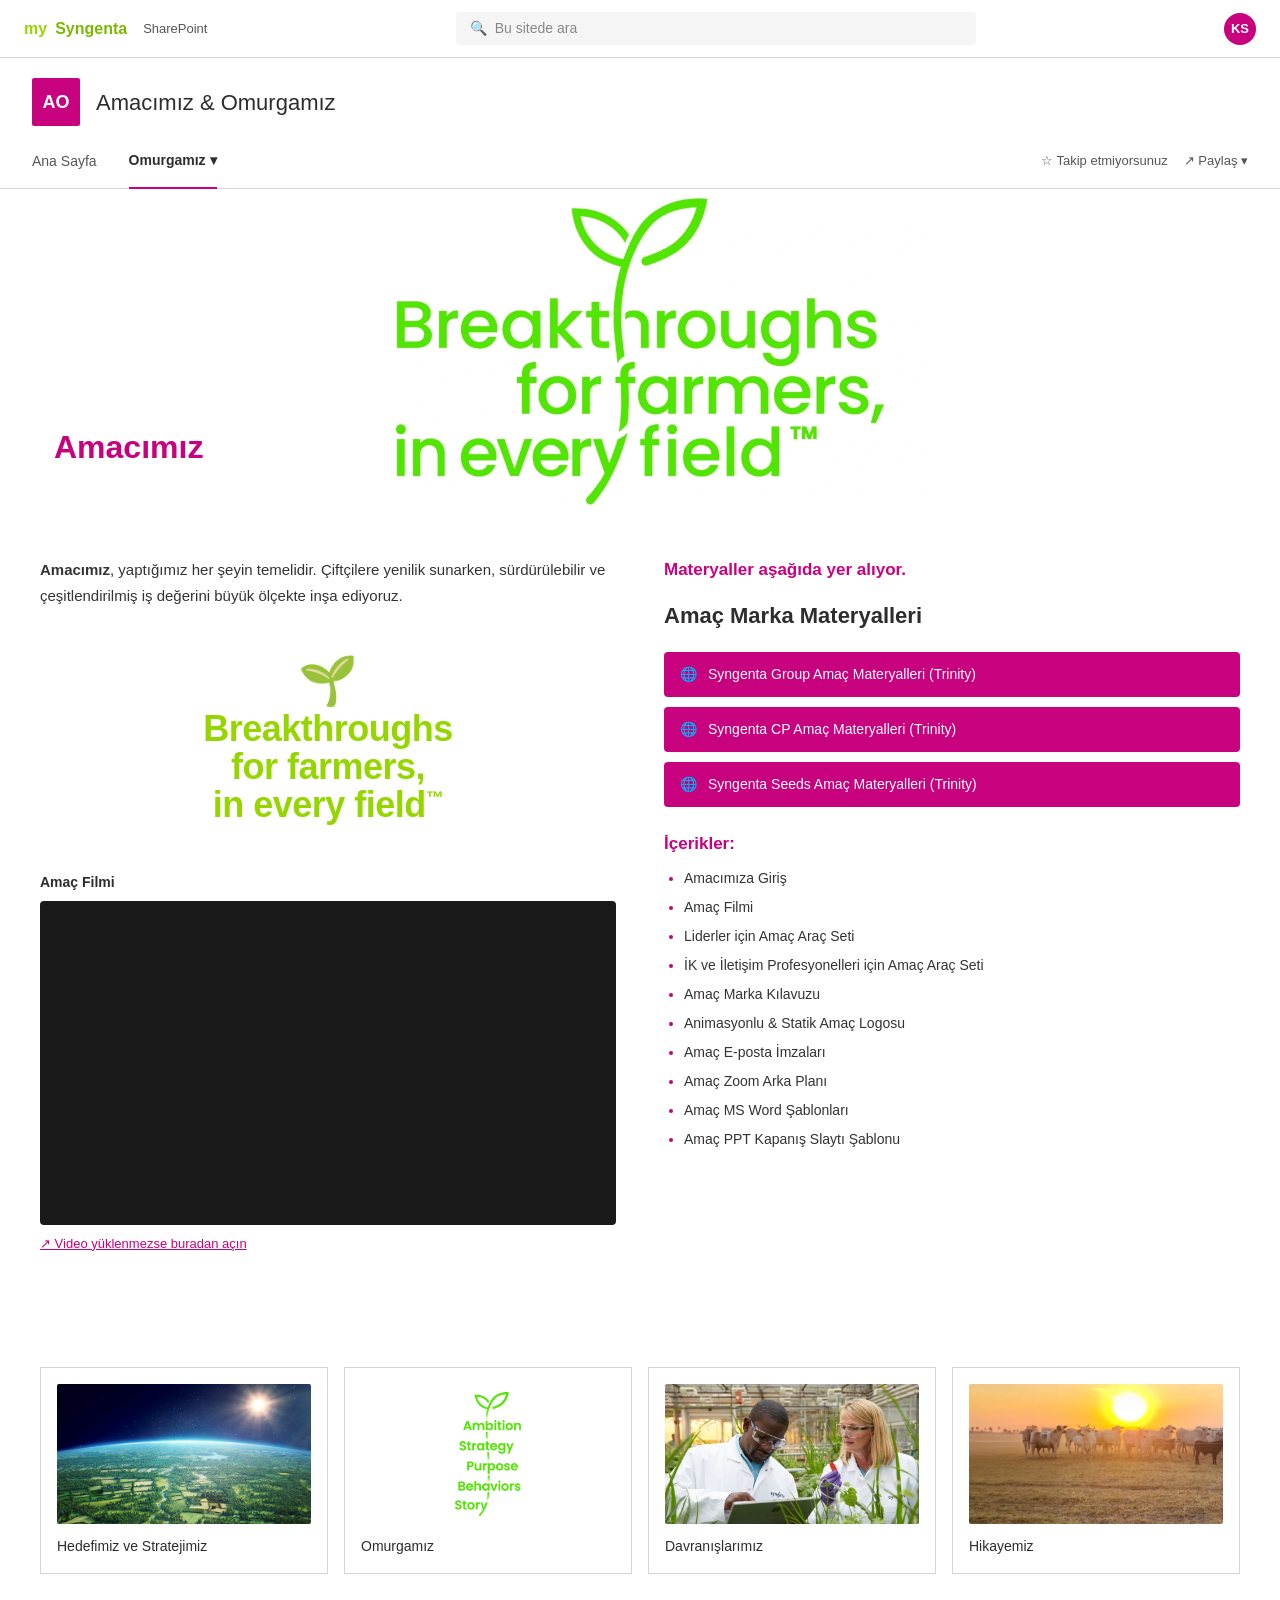
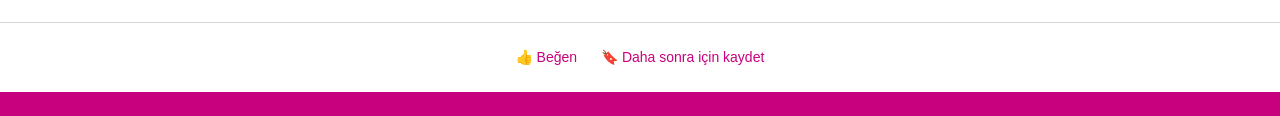
<file: amacimiz.html>
<!DOCTYPE html>
<html lang="tr">
<head>
  <meta charset="UTF-8">
  <meta name="viewport" content="width=device-width, initial-scale=1.0">
  <title>Amacımız - Syngenta Türkiye</title>
  <link rel="stylesheet" href="styles.css">
</head>
<body>

<header class="site-header">
  <div class="brand">
    <span class="my">my</span><span class="name">Syngenta</span>
    <span class="sharepoint">SharePoint</span>
  </div>
  <div class="search-bar"><span>🔍</span><span>Bu sitede ara</span></div>
  <div class="user-avatar">KS</div>
</header>

<div class="page-title-block">
  <div class="page-icon">AO</div>
  <h1>Amacımız &amp; Omurgamız</h1>
</div>

<nav class="tab-nav">
  <a href="index.html">Ana Sayfa</a>
  <div class="tab-dropdown">
    <a href="omurgamiz.html" class="active">Omurgamız ▾</a>
    <div class="tab-dropdown-menu">
      <a href="omurgamiz.html">Omurgamız</a>
      <a href="amacimiz.html" class="current">Amacımız</a>
      <a href="hedefimiz-ve-stratejimiz.html">Hedefimiz ve Stratejimiz</a>
      <a href="davranislarimiz.html">Davranışlarımız</a>
      <a href="hikayemiz.html">Hikayemiz</a>
    </div>
  </div>
  <div class="nav-right">
    <span>☆ Takip etmiyorsunuz</span>
    <span>↗ Paylaş ▾</span>
  </div>
</nav>

<section class="hero hero-purpose">
  <h2>Amacımız</h2>
</section>

<section class="content-wrap">
  <div class="two-col">

    <div class="col">
      <p><strong>Amacımız</strong>, yaptığımız her şeyin temelidir. Çiftçilere yenilik sunarken,
      sürdürülebilir ve çeşitlendirilmiş iş değerini büyük ölçekte inşa ediyoruz.</p>

      <!-- TAGLINE WORDMARK -->
      <div class="tagline-wordmark">
        <div class="tagline-text">
          <span class="leaf">🌱</span>
          Breakthroughs<br>
          for farmers,<br>
          in every field<span style="font-size: 0.5em; vertical-align: super;">™</span>
        </div>
      </div>

      <div>
        <div class="video-label">Amaç Filmi</div>
        <div style="position: relative; padding-bottom: 56.25%; height: 0; overflow: hidden; border-radius: 4px; background: #1a1a1a;">
          <iframe
            src="https://videos.syngenta.com/media/t/1_2h8axov8"
            style="position: absolute; top: 0; left: 0; width: 100%; height: 100%; border: 0;"
            allowfullscreen
            allow="autoplay *; fullscreen *; encrypted-media *">
          </iframe>
        </div>
        <p style="margin-top: 8px; font-size: 13px;">
          <a href="https://videos.syngenta.com/media/t/1_2h8axov8"
             target="_blank" rel="noopener"
             style="color: var(--magenta); text-decoration: underline;">
            ↗ Video yüklenmezse buradan açın
          </a>
        </p>
      </div>
    </div>

    <div class="col">
      <h3>Materyaller aşağıda yer alıyor.</h3>
      <h4>Amaç Marka Materyalleri</h4>

      <a href="https://trinity.syngentagroup.com/guidelines/guide/e041549a-b820-4ef0-94b9-af2905973d4c/page/39feb6de-07ac-435a-9cc0-ef3764911336"
         target="_blank" rel="noopener" class="asset-btn">Syngenta Group Amaç Materyalleri (Trinity)</a>
      <a href="https://trinity.syngenta.com/web/7cd55f26d1cdb791/our-purpose-brand-assets/"
         target="_blank" rel="noopener" class="asset-btn">Syngenta CP Amaç Materyalleri (Trinity)</a>
      <a href="https://trinityseeds.syngenta.com/web/3826c0c11c058046/our-purpose-brand-assets/"
         target="_blank" rel="noopener" class="asset-btn">Syngenta Seeds Amaç Materyalleri (Trinity)</a>

      <div class="asset-list">
        <h3>İçerikler:</h3>
        <ul>
          <li><span>Amacımıza Giriş</span></li>
          <li><span>Amaç Filmi</span></li>
          <li><span>Liderler için Amaç Araç Seti</span></li>
          <li><span>İK ve İletişim Profesyonelleri için Amaç Araç Seti</span></li>
          <li><span>Amaç Marka Kılavuzu</span></li>
          <li><span>Animasyonlu &amp; Statik Amaç Logosu</span></li>
          <li><span>Amaç E-posta İmzaları</span></li>
          <li><span>Amaç Zoom Arka Planı</span></li>
          <li><span>Amaç MS Word Şablonları</span></li>
          <li><span>Amaç PPT Kapanış Slaytı Şablonu</span></li>
        </ul>
      </div>
    </div>

  </div>
</section>

<div class="bottom-cards">
  <a href="hedefimiz-ve-stratejimiz.html" class="bottom-card">
    <div class="bottom-card-img bc-img-ambition"></div>
    <div class="bottom-card-title">Hedefimiz ve Stratejimiz</div>
  </a>
  <a href="omurgamiz.html" class="bottom-card">
    <div class="bottom-card-img bc-img-backbone"></div>
    <div class="bottom-card-title">Omurgamız</div>
  </a>
  <a href="davranislarimiz.html" class="bottom-card">
    <div class="bottom-card-img bc-img-behaviors"></div>
    <div class="bottom-card-title">Davranışlarımız</div>
  </a>
  <a href="hikayemiz.html" class="bottom-card">
    <div class="bottom-card-img bc-img-story"></div>
    <div class="bottom-card-title">Hikayemiz</div>
  </a>
</div>

<div class="footer-actions">
  <span>👍 Beğen</span>
  <span>🔖 Daha sonra için kaydet</span>
</div>

<div class="footer-bar"></div>

</body>
</html>
</file>
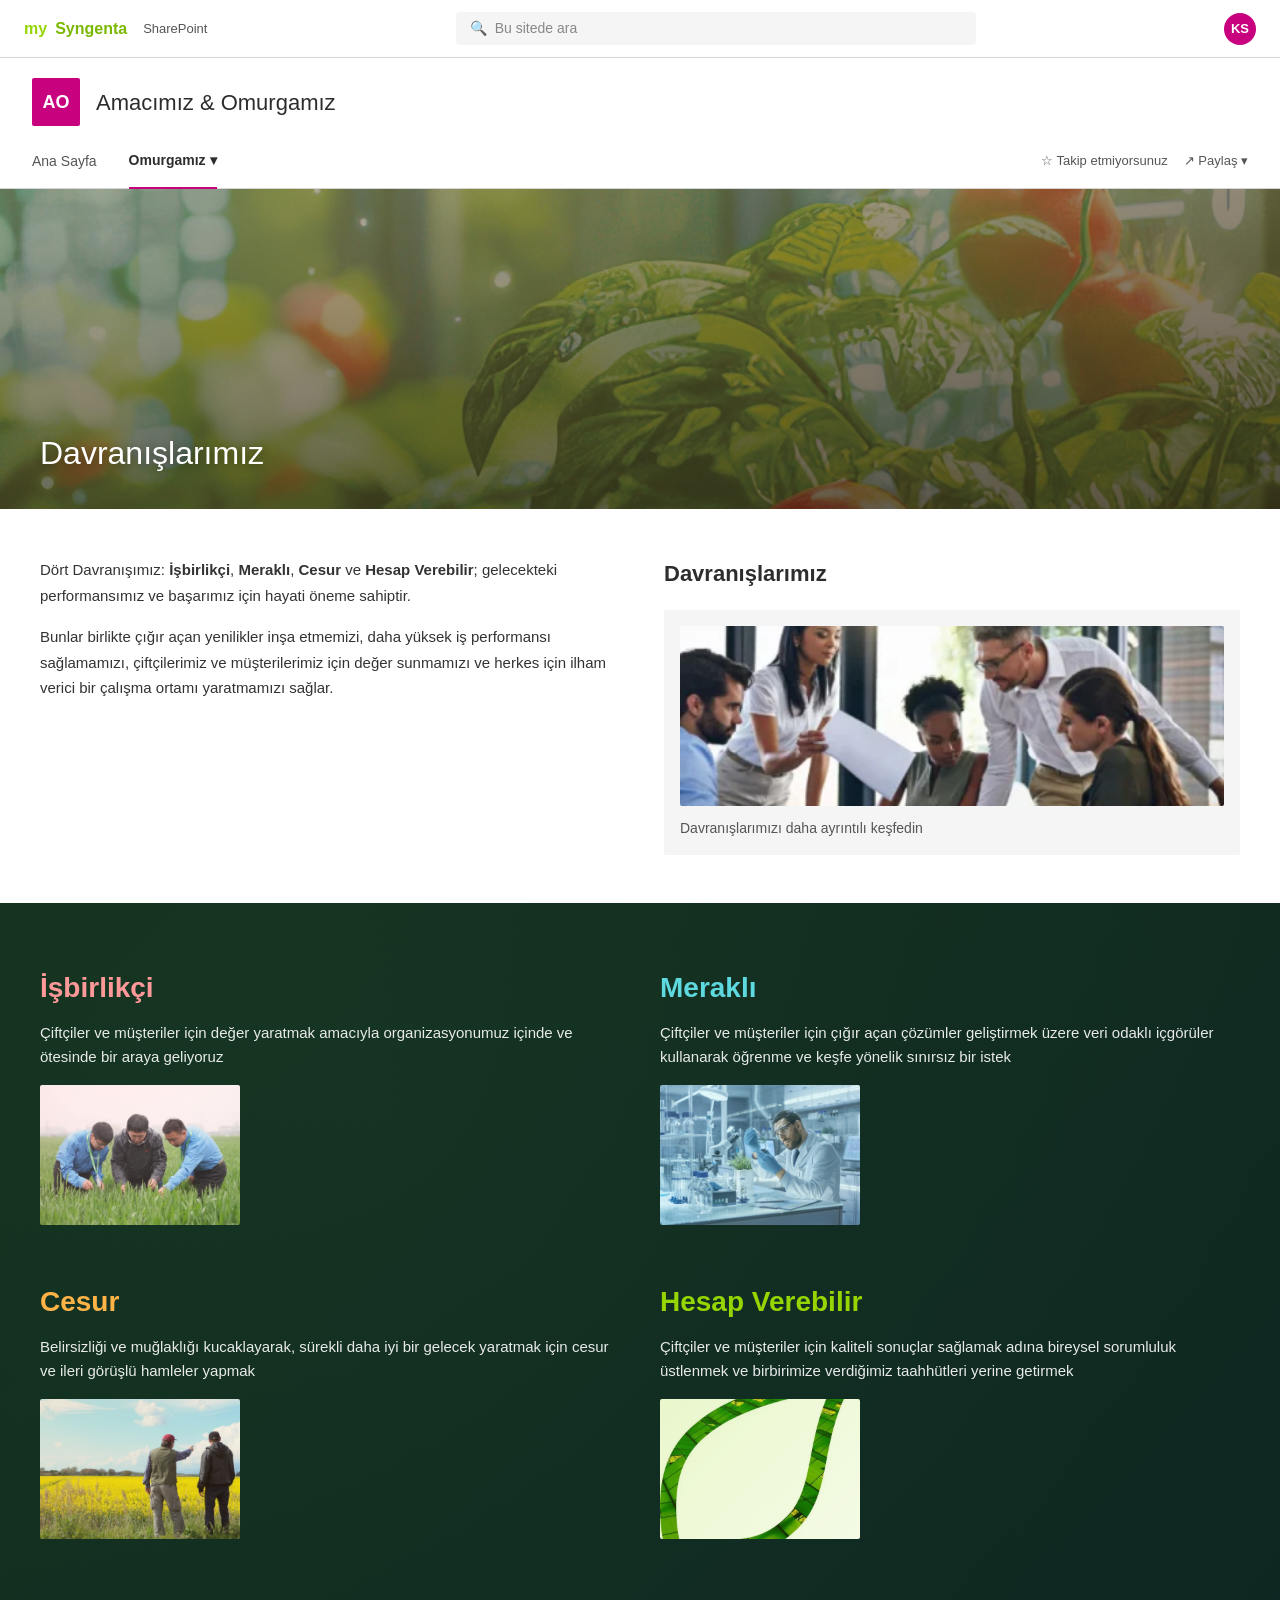
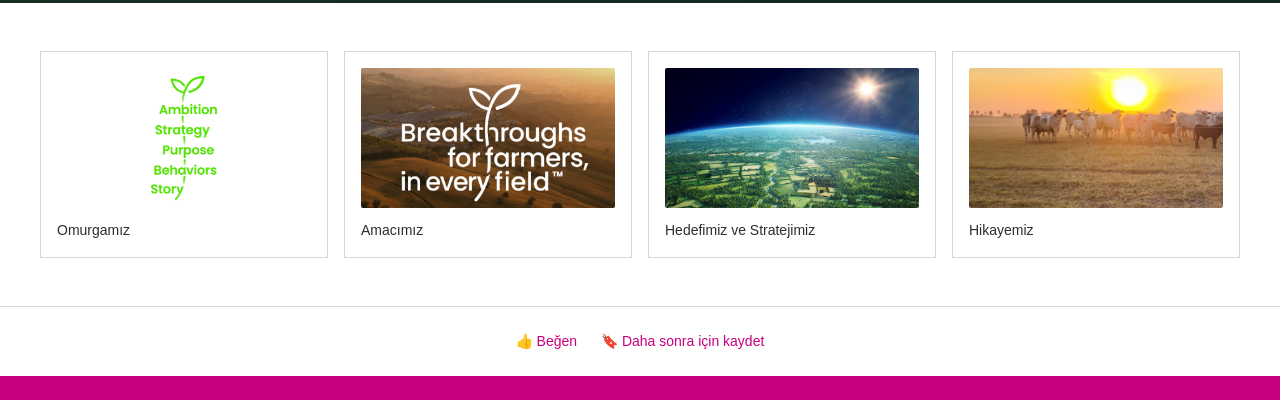
<file: davranislarimiz.html>
<!DOCTYPE html>
<html lang="tr">
<head>
  <meta charset="UTF-8">
  <meta name="viewport" content="width=device-width, initial-scale=1.0">
  <title>Davranışlarımız - Syngenta Türkiye</title>
  <link rel="stylesheet" href="styles.css">
</head>
<body>

<header class="site-header">
  <div class="brand">
    <span class="my">my</span><span class="name">Syngenta</span>
    <span class="sharepoint">SharePoint</span>
  </div>
  <div class="search-bar"><span>🔍</span><span>Bu sitede ara</span></div>
  <div class="user-avatar">KS</div>
</header>

<div class="page-title-block">
  <div class="page-icon">AO</div>
  <h1>Amacımız &amp; Omurgamız</h1>
</div>

<nav class="tab-nav">
  <a href="index.html">Ana Sayfa</a>
  <div class="tab-dropdown">
    <a href="omurgamiz.html" class="active">Omurgamız ▾</a>
    <div class="tab-dropdown-menu">
      <a href="omurgamiz.html">Omurgamız</a>
      <a href="amacimiz.html">Amacımız</a>
      <a href="hedefimiz-ve-stratejimiz.html">Hedefimiz ve Stratejimiz</a>
      <a href="davranislarimiz.html" class="current">Davranışlarımız</a>
      <a href="hikayemiz.html">Hikayemiz</a>
    </div>
  </div>
  <div class="nav-right">
    <span>☆ Takip etmiyorsunuz</span>
    <span>↗ Paylaş ▾</span>
  </div>
</nav>

<section class="hero hero-behaviors">
  <h2>Davranışlarımız</h2>
</section>

<section class="content-wrap">
  <div class="two-col">

    <div class="col">
      <p>Dört Davranışımız: <strong>İşbirlikçi</strong>, <strong>Meraklı</strong>,
      <strong>Cesur</strong> ve <strong>Hesap Verebilir</strong>; gelecekteki performansımız ve
      başarımız için hayati öneme sahiptir.</p>

      <p>Bunlar birlikte çığır açan yenilikler inşa etmemizi, daha yüksek iş performansı
      sağlamamızı, çiftçilerimiz ve müşterilerimiz için değer sunmamızı ve herkes için ilham
      verici bir çalışma ortamı yaratmamızı sağlar.</p>
    </div>

    <div class="col">
      <h4>Davranışlarımız</h4>
      <div style="background: var(--gray-100); padding: 16px; border-radius: 2px;">
        <div style="height: 180px; background-image: url('assets/images/behaviors/behaviors-detail.webp'); background-size: cover; background-position: center; border-radius: 2px; margin-bottom: 12px;"></div>
        <div style="font-size: 14px; color: var(--gray-700);">Davranışlarımızı daha ayrıntılı keşfedin</div>
      </div>
    </div>

  </div>
</section>

<!-- ============ BEHAVIORS DETAILED SECTION ============ -->
<section class="behaviors-section">
  <div class="behaviors-grid">

    <div class="behavior-item collaborative">
      <h3>İşbirlikçi</h3>
      <p>Çiftçiler ve müşteriler için değer yaratmak amacıyla organizasyonumuz içinde ve ötesinde bir araya geliyoruz</p>
      <div class="behavior-img"></div>
    </div>

    <div class="behavior-item curious">
      <h3>Meraklı</h3>
      <p>Çiftçiler ve müşteriler için çığır açan çözümler geliştirmek üzere veri odaklı içgörüler kullanarak öğrenme ve keşfe yönelik sınırsız bir istek</p>
      <div class="behavior-img"></div>
    </div>

    <div class="behavior-item courageous">
      <h3>Cesur</h3>
      <p>Belirsizliği ve muğlaklığı kucaklayarak, sürekli daha iyi bir gelecek yaratmak için cesur ve ileri görüşlü hamleler yapmak</p>
      <div class="behavior-img"></div>
    </div>

    <div class="behavior-item accountable">
      <h3>Hesap Verebilir</h3>
      <p>Çiftçiler ve müşteriler için kaliteli sonuçlar sağlamak adına bireysel sorumluluk üstlenmek ve birbirimize verdiğimiz taahhütleri yerine getirmek</p>
      <div class="behavior-img"></div>
    </div>

  </div>
</section>

<div class="bottom-cards">
  <a href="omurgamiz.html" class="bottom-card">
    <div class="bottom-card-img bc-img-backbone"></div>
    <div class="bottom-card-title">Omurgamız</div>
  </a>
  <a href="amacimiz.html" class="bottom-card">
    <div class="bottom-card-img bc-img-purpose"></div>
    <div class="bottom-card-title">Amacımız</div>
  </a>
  <a href="hedefimiz-ve-stratejimiz.html" class="bottom-card">
    <div class="bottom-card-img bc-img-ambition"></div>
    <div class="bottom-card-title">Hedefimiz ve Stratejimiz</div>
  </a>
  <a href="hikayemiz.html" class="bottom-card">
    <div class="bottom-card-img bc-img-story"></div>
    <div class="bottom-card-title">Hikayemiz</div>
  </a>
</div>

<div class="footer-actions">
  <span>👍 Beğen</span>
  <span>🔖 Daha sonra için kaydet</span>
</div>

<div class="footer-bar"></div>

</body>
</html>
</file>
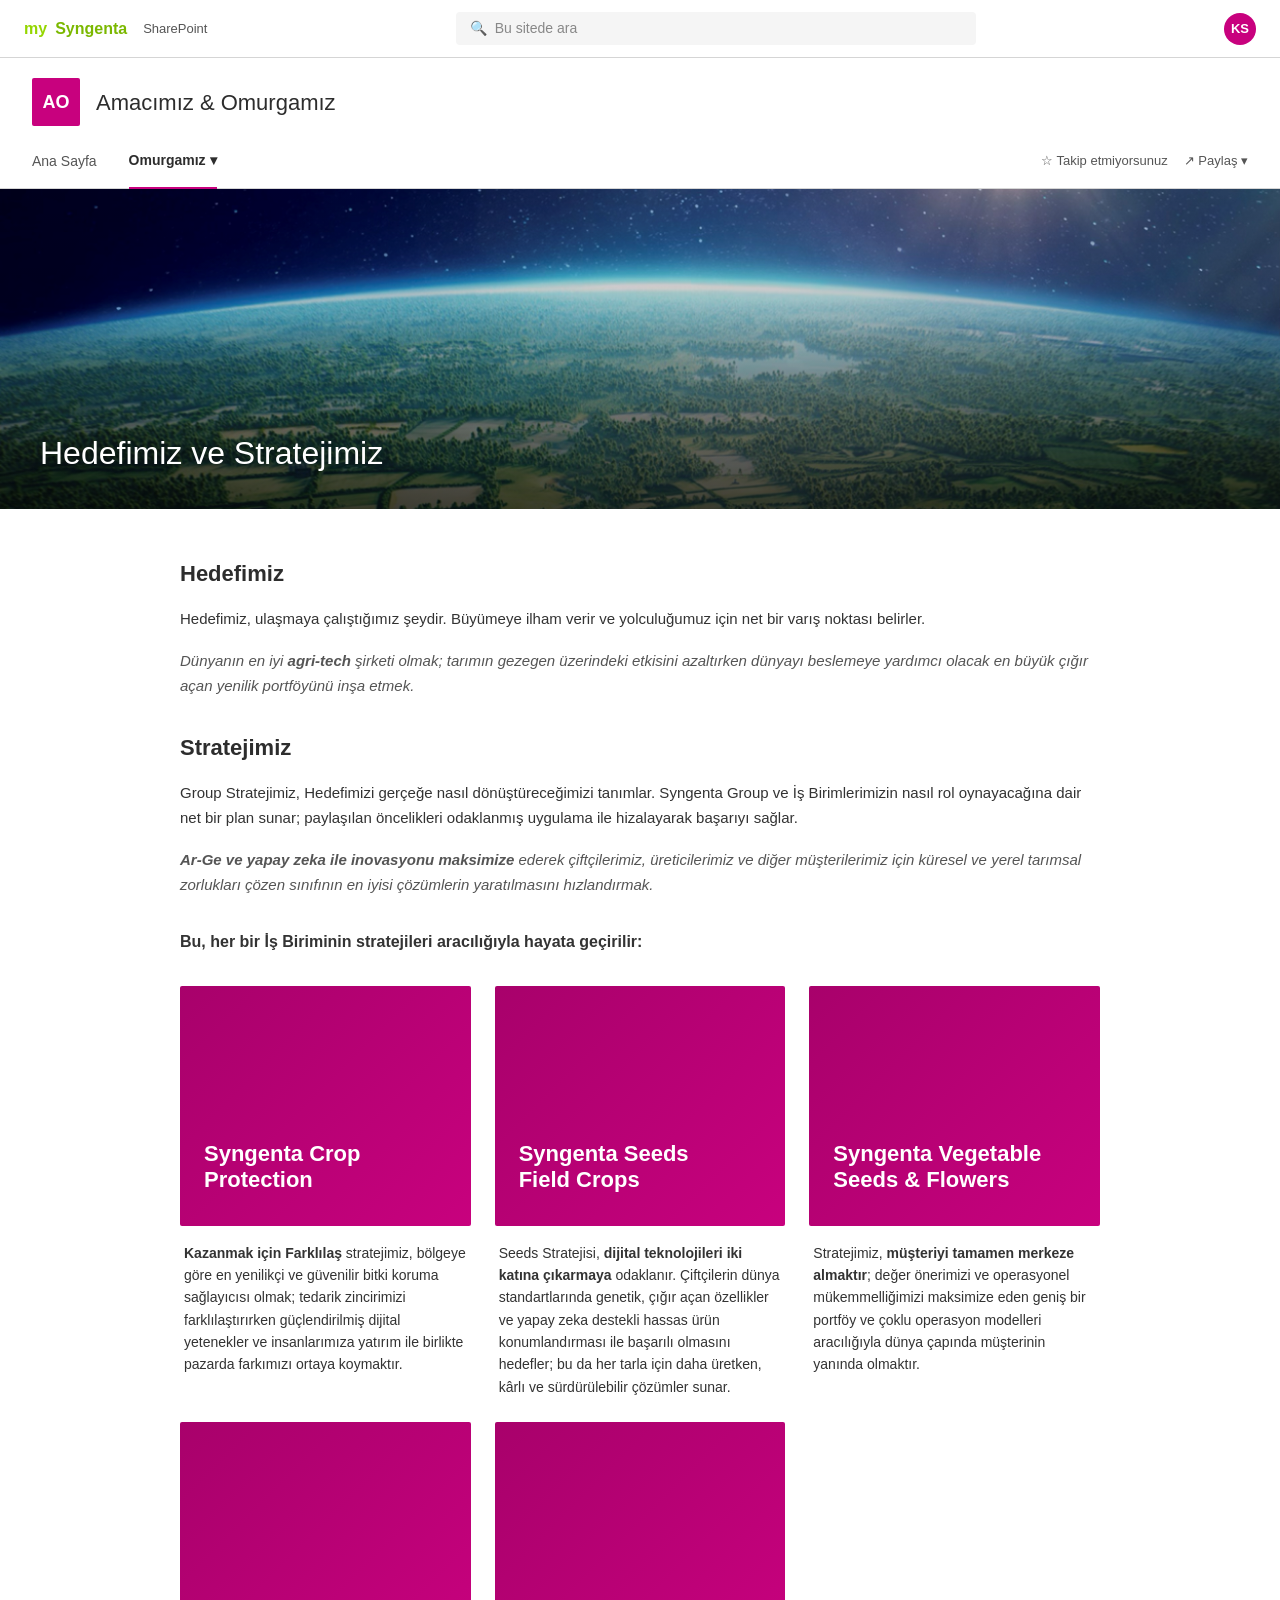
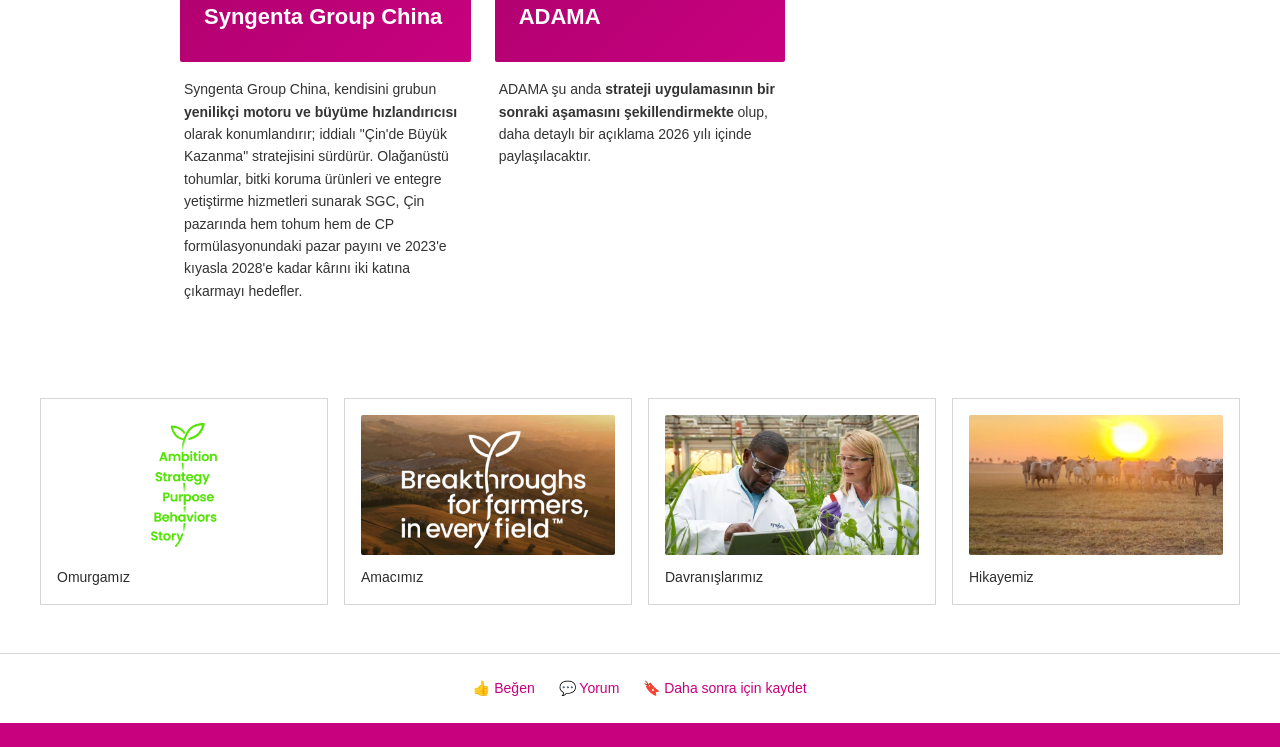
<file: hedefimiz-ve-stratejimiz.html>
<!DOCTYPE html>
<html lang="tr">
<head>
  <meta charset="UTF-8">
  <meta name="viewport" content="width=device-width, initial-scale=1.0">
  <title>Hedefimiz ve Stratejimiz - Syngenta Türkiye</title>
  <link rel="stylesheet" href="styles.css">
</head>
<body>

<header class="site-header">
  <div class="brand">
    <span class="my">my</span><span class="name">Syngenta</span>
    <span class="sharepoint">SharePoint</span>
  </div>
  <div class="search-bar"><span>🔍</span><span>Bu sitede ara</span></div>
  <div class="user-avatar">KS</div>
</header>

<div class="page-title-block">
  <div class="page-icon">AO</div>
  <h1>Amacımız &amp; Omurgamız</h1>
</div>

<nav class="tab-nav">
  <a href="index.html">Ana Sayfa</a>
  <div class="tab-dropdown">
    <a href="omurgamiz.html" class="active">Omurgamız ▾</a>
    <div class="tab-dropdown-menu">
      <a href="omurgamiz.html">Omurgamız</a>
      <a href="amacimiz.html">Amacımız</a>
      <a href="hedefimiz-ve-stratejimiz.html" class="current">Hedefimiz ve Stratejimiz</a>
      <a href="davranislarimiz.html">Davranışlarımız</a>
      <a href="hikayemiz.html">Hikayemiz</a>
    </div>
  </div>
  <div class="nav-right">
    <span>☆ Takip etmiyorsunuz</span>
    <span>↗ Paylaş ▾</span>
  </div>
</nav>

<section class="hero hero-ambition">
  <h2>Hedefimiz ve Stratejimiz</h2>
</section>

<section class="content-wrap" style="max-width: 1000px;">

  <h3 style="color: var(--gray-900); font-size: 22px; font-weight: 600; margin-bottom: 16px;">Hedefimiz</h3>
  <p style="font-size: 15px; line-height: 1.7; margin-bottom: 16px;">
    Hedefimiz, ulaşmaya çalıştığımız şeydir. Büyümeye ilham verir ve yolculuğumuz için net bir varış noktası belirler.
  </p>
  <p style="font-size: 15px; line-height: 1.7; margin-bottom: 32px; font-style: italic; color: var(--gray-700);">
    Dünyanın en iyi <strong>agri-tech</strong> şirketi olmak; tarımın gezegen üzerindeki etkisini azaltırken
    dünyayı beslemeye yardımcı olacak en büyük çığır açan yenilik portföyünü inşa etmek.
  </p>

  <h3 style="color: var(--gray-900); font-size: 22px; font-weight: 600; margin-bottom: 16px;">Stratejimiz</h3>
  <p style="font-size: 15px; line-height: 1.7; margin-bottom: 16px;">
    Group Stratejimiz, Hedefimizi gerçeğe nasıl dönüştüreceğimizi tanımlar. Syngenta Group ve
    İş Birimlerimizin nasıl rol oynayacağına dair net bir plan sunar; paylaşılan öncelikleri
    odaklanmış uygulama ile hizalayarak başarıyı sağlar.
  </p>
  <p style="font-size: 15px; line-height: 1.7; margin-bottom: 32px; font-style: italic; color: var(--gray-700);">
    <strong>Ar-Ge ve yapay zeka ile inovasyonu maksimize</strong> ederek çiftçilerimiz, üreticilerimiz ve
    diğer müşterilerimiz için küresel ve yerel tarımsal zorlukları çözen sınıfının en iyisi çözümlerin
    yaratılmasını hızlandırmak.
  </p>

  <p style="font-weight: 600; margin-bottom: 24px;">
    Bu, her bir İş Biriminin stratejileri aracılığıyla hayata geçirilir:
  </p>

  <div class="ambition-cards">

    <div class="ambition-card-block">
      <div class="ambition-card">
        <h4>Syngenta Crop Protection</h4>
      </div>
      <p>
        <strong>Kazanmak için Farklılaş</strong> stratejimiz, bölgeye göre en yenilikçi ve güvenilir bitki
        koruma sağlayıcısı olmak; tedarik zincirimizi farklılaştırırken güçlendirilmiş dijital
        yetenekler ve insanlarımıza yatırım ile birlikte pazarda farkımızı ortaya koymaktır.
      </p>
    </div>

    <div class="ambition-card-block">
      <div class="ambition-card">
        <h4>Syngenta Seeds<br>Field Crops</h4>
      </div>
      <p>
        Seeds Stratejisi, <strong>dijital teknolojileri iki katına çıkarmaya</strong> odaklanır.
        Çiftçilerin dünya standartlarında genetik, çığır açan özellikler ve yapay zeka destekli
        hassas ürün konumlandırması ile başarılı olmasını hedefler; bu da her tarla için daha
        üretken, kârlı ve sürdürülebilir çözümler sunar.
      </p>
    </div>

    <div class="ambition-card-block">
      <div class="ambition-card">
        <h4>Syngenta Vegetable Seeds &amp; Flowers</h4>
      </div>
      <p>
        Stratejimiz, <strong>müşteriyi tamamen merkeze almaktır</strong>; değer önerimizi ve operasyonel
        mükemmelliğimizi maksimize eden geniş bir portföy ve çoklu operasyon modelleri aracılığıyla
        dünya çapında müşterinin yanında olmaktır.
      </p>
    </div>

    <div class="ambition-card-block">
      <div class="ambition-card">
        <h4>Syngenta Group China</h4>
      </div>
      <p>
        Syngenta Group China, kendisini grubun <strong>yenilikçi motoru ve büyüme hızlandırıcısı</strong>
        olarak konumlandırır; iddialı "Çin'de Büyük Kazanma" stratejisini sürdürür. Olağanüstü
        tohumlar, bitki koruma ürünleri ve entegre yetiştirme hizmetleri sunarak SGC, Çin pazarında
        hem tohum hem de CP formülasyonundaki pazar payını ve 2023'e kıyasla 2028'e kadar kârını
        iki katına çıkarmayı hedefler.
      </p>
    </div>

    <div class="ambition-card-block">
      <div class="ambition-card">
        <h4>ADAMA</h4>
      </div>
      <p>
        ADAMA şu anda <strong>strateji uygulamasının bir sonraki aşamasını şekillendirmekte</strong> olup,
        daha detaylı bir açıklama 2026 yılı içinde paylaşılacaktır.
      </p>
    </div>

  </div>

</section>

<div class="bottom-cards">
  <a href="omurgamiz.html" class="bottom-card">
    <div class="bottom-card-img bc-img-backbone"></div>
    <div class="bottom-card-title">Omurgamız</div>
  </a>
  <a href="amacimiz.html" class="bottom-card">
    <div class="bottom-card-img bc-img-purpose"></div>
    <div class="bottom-card-title">Amacımız</div>
  </a>
  <a href="davranislarimiz.html" class="bottom-card">
    <div class="bottom-card-img bc-img-behaviors"></div>
    <div class="bottom-card-title">Davranışlarımız</div>
  </a>
  <a href="hikayemiz.html" class="bottom-card">
    <div class="bottom-card-img bc-img-story"></div>
    <div class="bottom-card-title">Hikayemiz</div>
  </a>
</div>

<div class="footer-actions">
  <span>👍 Beğen</span>
  <span>💬 Yorum</span>
  <span>🔖 Daha sonra için kaydet</span>
</div>

<div class="footer-bar"></div>

</body>
</html>
</file>
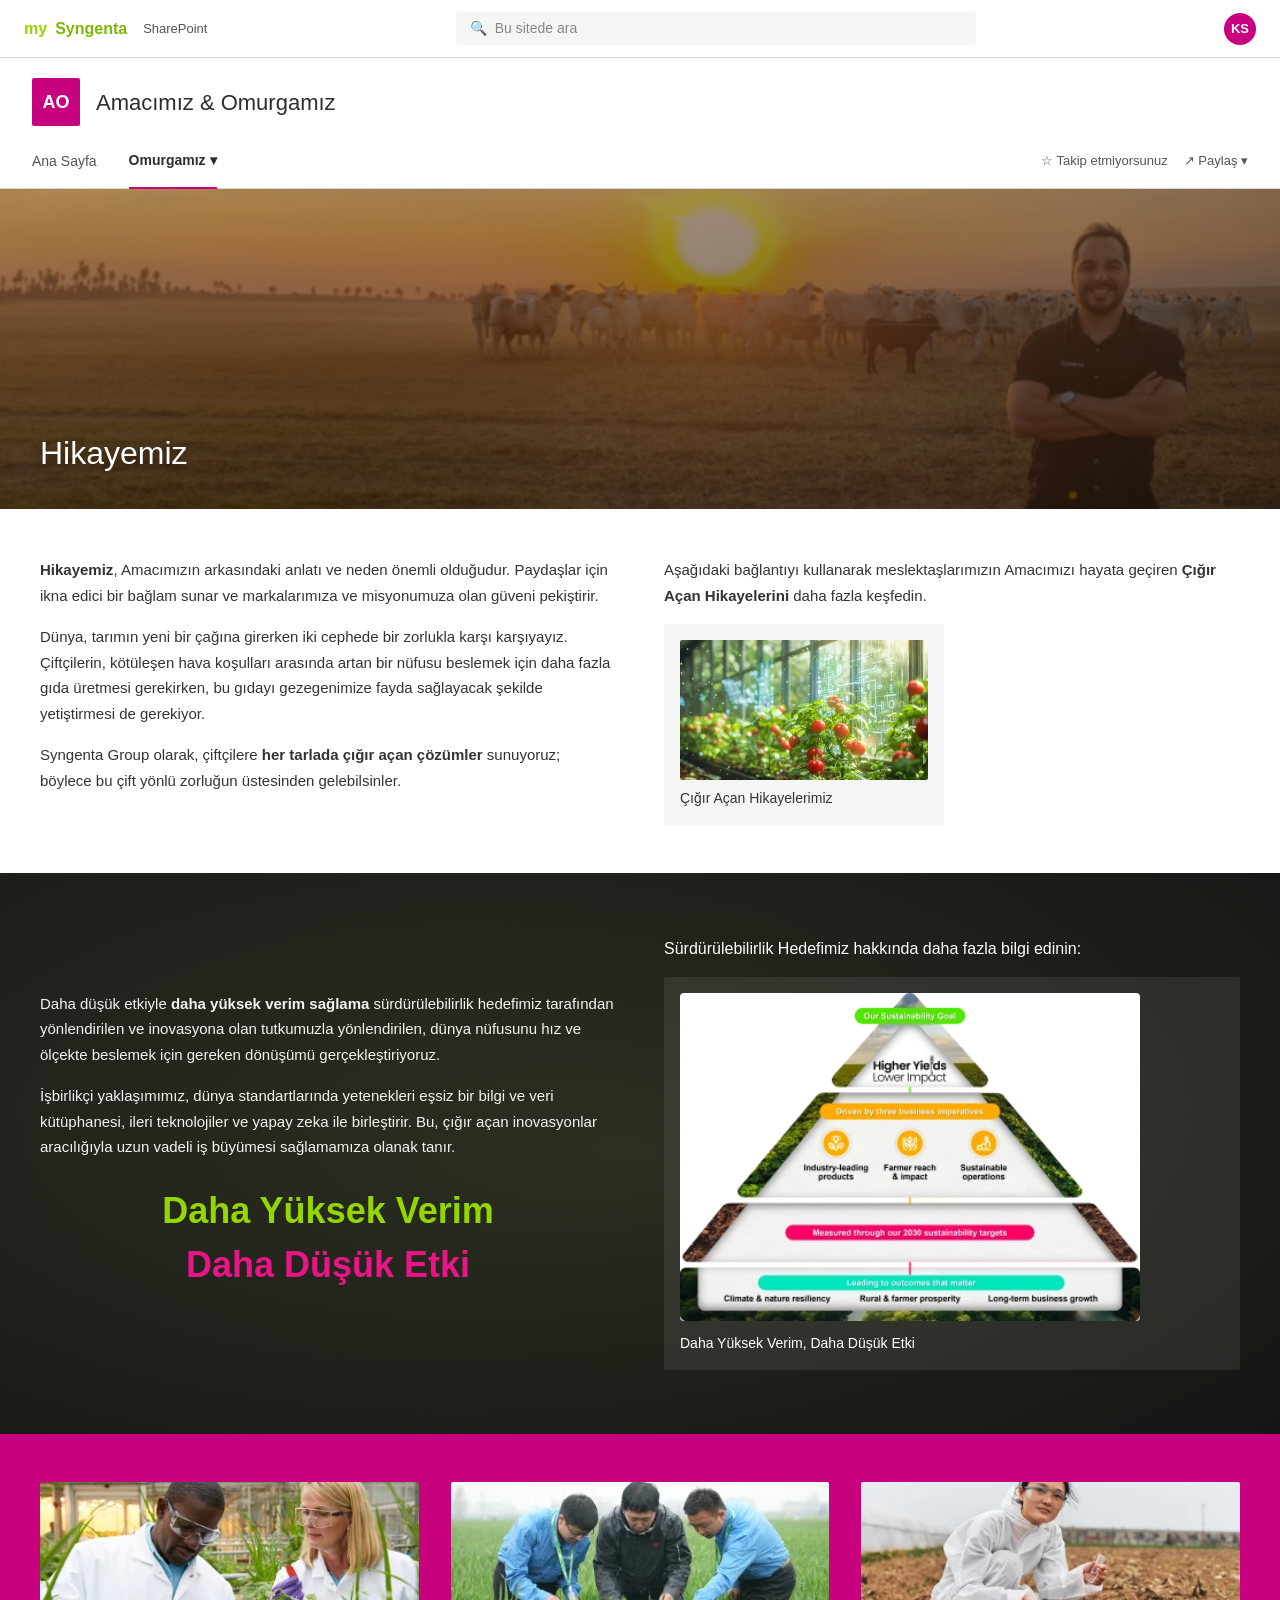
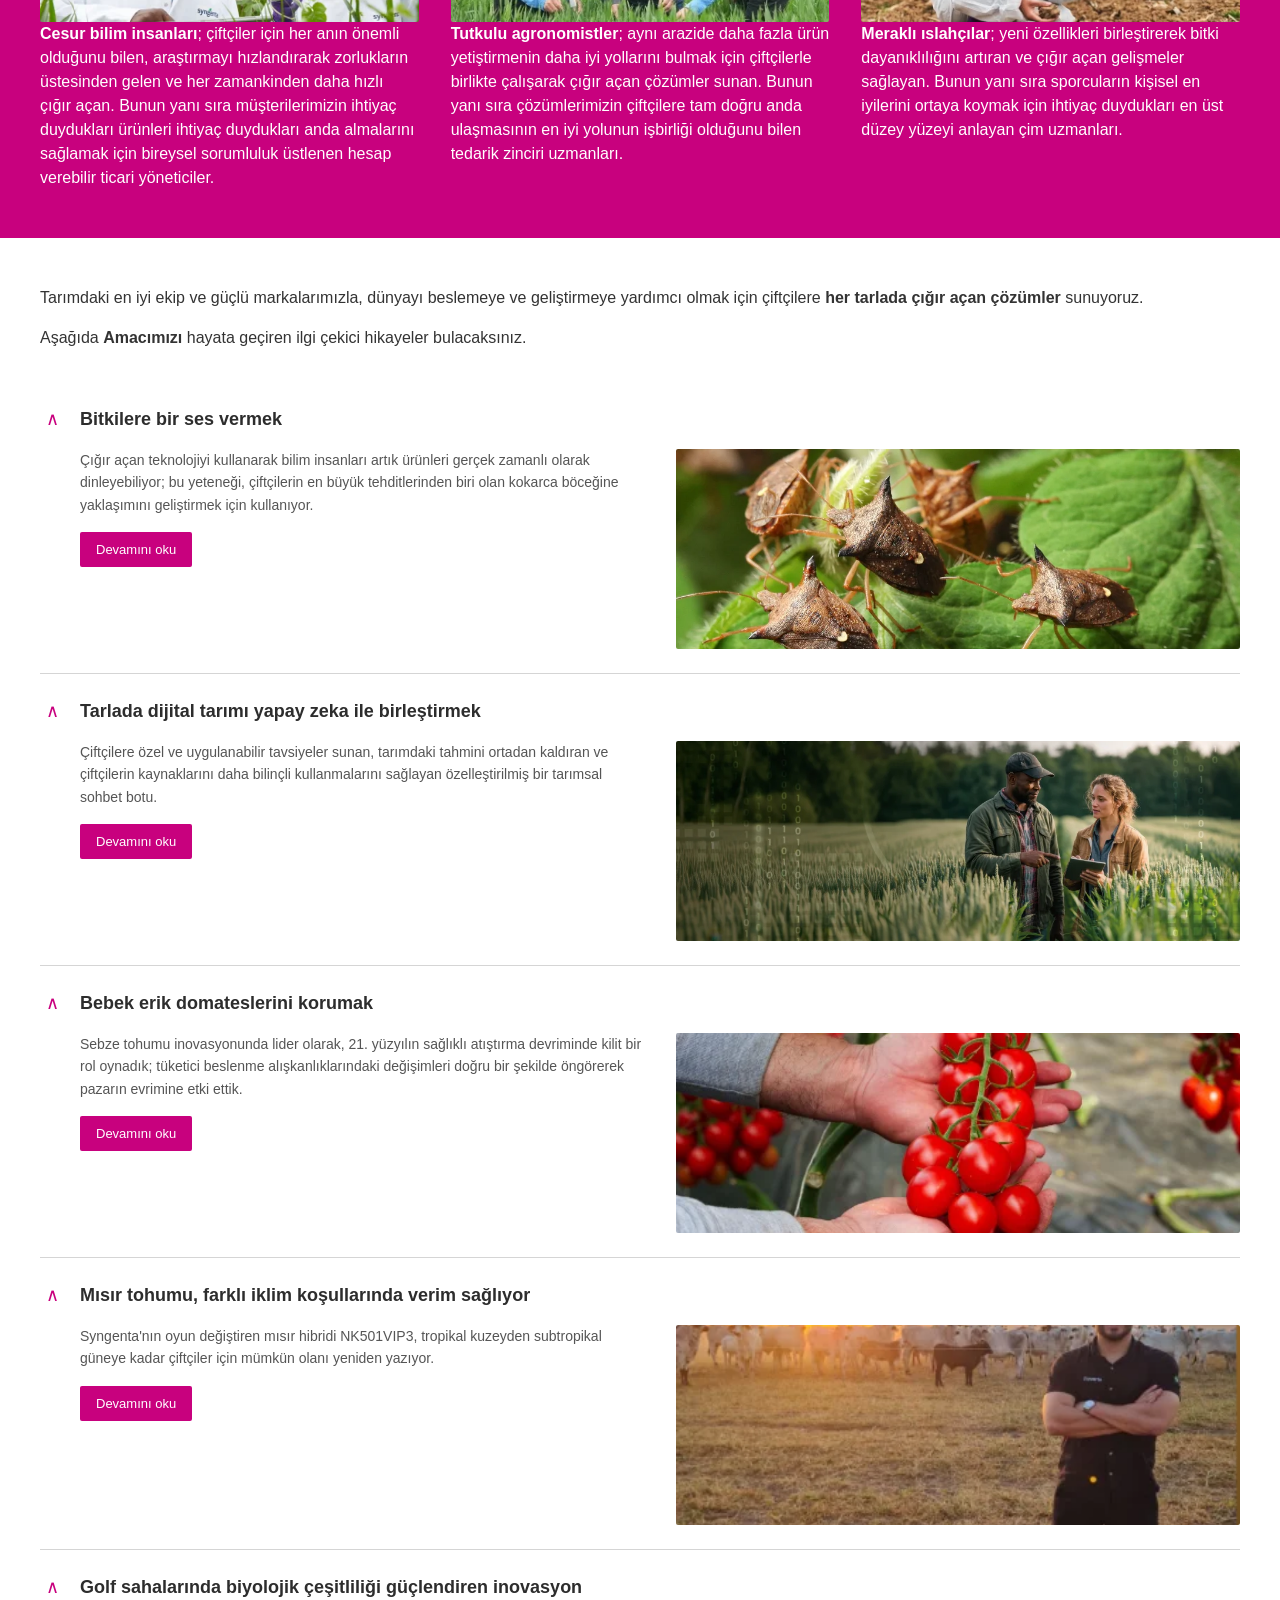
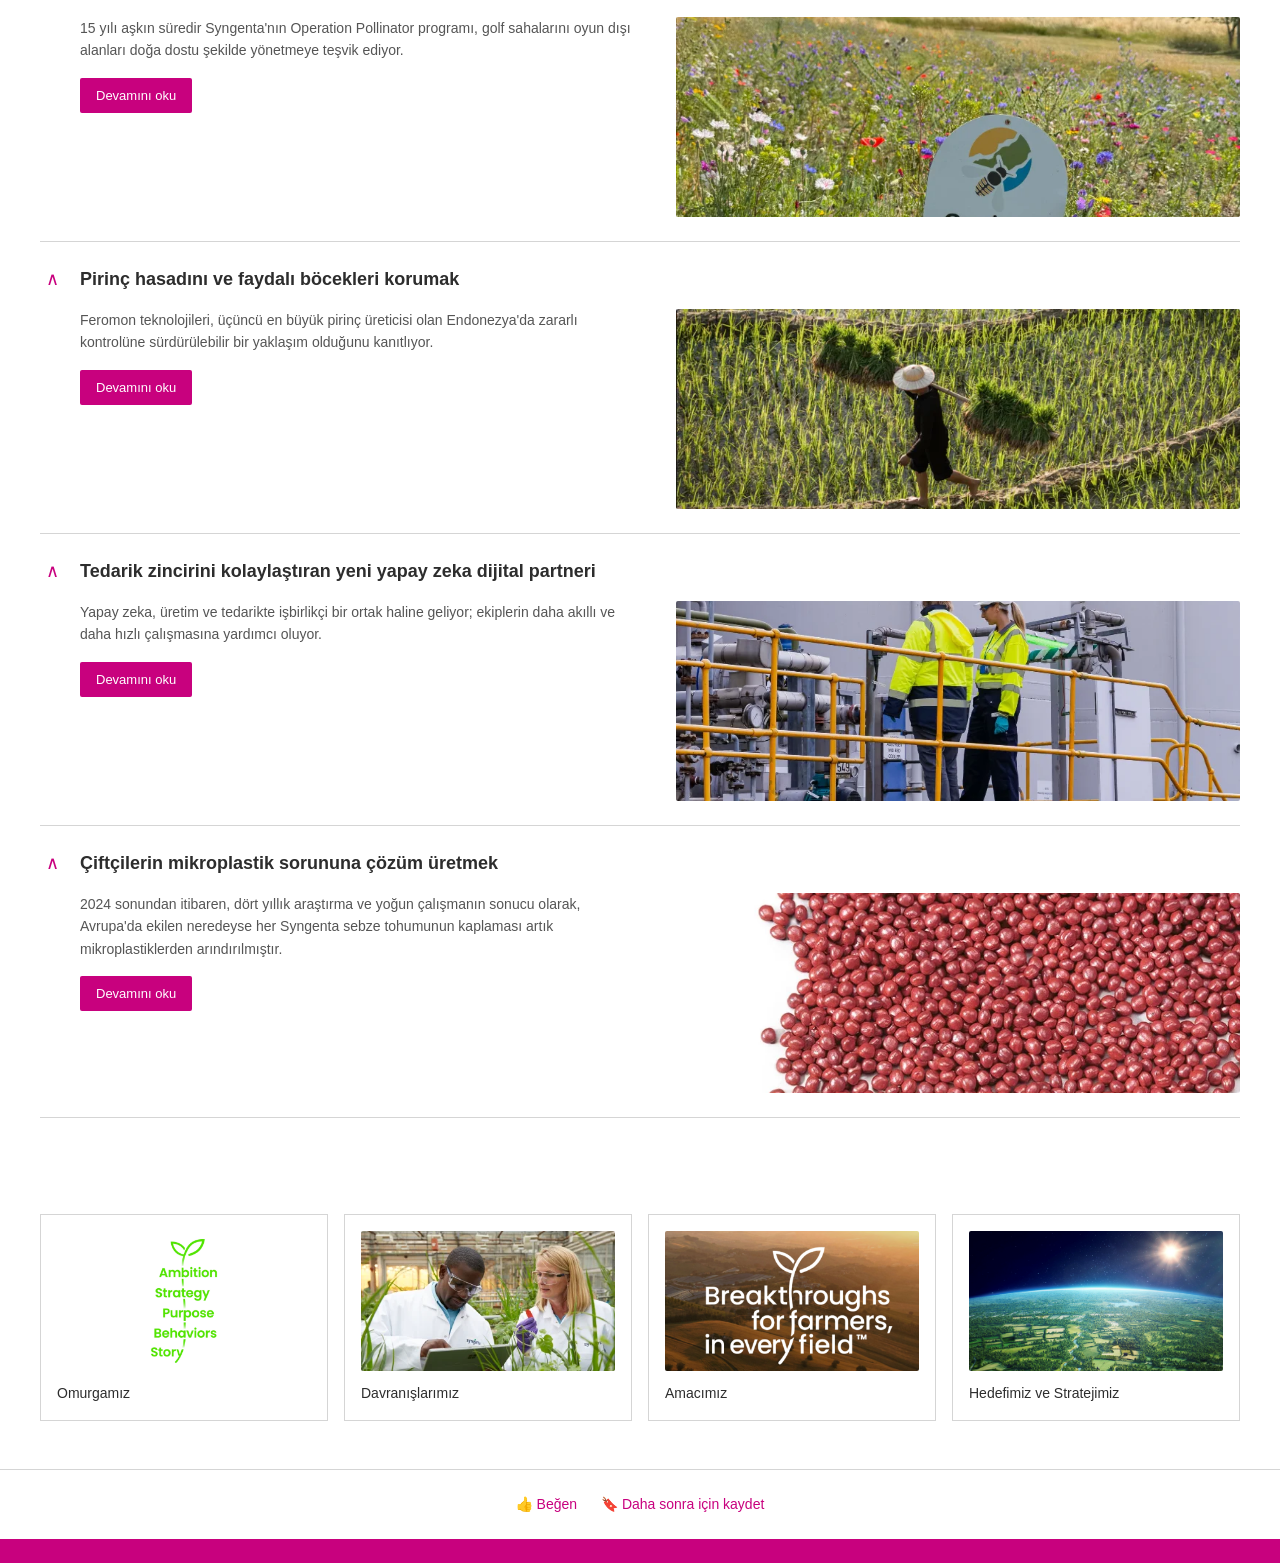
<file: hikayemiz.html>
<!DOCTYPE html>
<html lang="tr">
<head>
  <meta charset="UTF-8">
  <meta name="viewport" content="width=device-width, initial-scale=1.0">
  <title>Hikayemiz - Syngenta Türkiye</title>
  <link rel="stylesheet" href="styles.css">
</head>
<body>

<header class="site-header">
  <div class="brand">
    <span class="my">my</span><span class="name">Syngenta</span>
    <span class="sharepoint">SharePoint</span>
  </div>
  <div class="search-bar"><span>🔍</span><span>Bu sitede ara</span></div>
  <div class="user-avatar">KS</div>
</header>

<div class="page-title-block">
  <div class="page-icon">AO</div>
  <h1>Amacımız &amp; Omurgamız</h1>
</div>

<nav class="tab-nav">
  <a href="index.html">Ana Sayfa</a>
  <div class="tab-dropdown">
    <a href="omurgamiz.html" class="active">Omurgamız ▾</a>
    <div class="tab-dropdown-menu">
      <a href="omurgamiz.html">Omurgamız</a>
      <a href="amacimiz.html">Amacımız</a>
      <a href="hedefimiz-ve-stratejimiz.html">Hedefimiz ve Stratejimiz</a>
      <a href="davranislarimiz.html">Davranışlarımız</a>
      <a href="hikayemiz.html" class="current">Hikayemiz</a>
    </div>
  </div>
  <div class="nav-right">
    <span>☆ Takip etmiyorsunuz</span>
    <span>↗ Paylaş ▾</span>
  </div>
</nav>

<section class="hero hero-story">
  <h2>Hikayemiz</h2>
</section>

<section class="content-wrap">
  <div class="two-col">

    <div class="col">
      <p><strong>Hikayemiz</strong>, Amacımızın arkasındaki anlatı ve neden önemli olduğudur.
      Paydaşlar için ikna edici bir bağlam sunar ve markalarımıza ve misyonumuza olan güveni pekiştirir.</p>

      <p>Dünya, tarımın yeni bir çağına girerken iki cephede bir zorlukla karşı karşıyayız.
      Çiftçilerin, kötüleşen hava koşulları arasında artan bir nüfusu beslemek için daha fazla
      gıda üretmesi gerekirken, bu gıdayı gezegenimize fayda sağlayacak şekilde yetiştirmesi de gerekiyor.</p>

      <p>Syngenta Group olarak, çiftçilere <strong>her tarlada çığır açan çözümler</strong> sunuyoruz;
      böylece bu çift yönlü zorluğun üstesinden gelebilsinler.</p>
    </div>

    <div class="col">
      <p style="margin-bottom: 16px;">Aşağıdaki bağlantıyı kullanarak meslektaşlarımızın Amacımızı
      hayata geçiren <strong>Çığır Açan Hikayelerini</strong> daha fazla keşfedin.</p>
      <div style="background: var(--gray-100); padding: 16px; border-radius: 2px; max-width: 280px;">
        <div style="height: 140px; background-image: url('assets/images/stories/breakthrough-stories.webp'); background-size: cover; background-position: center; border-radius: 2px; margin-bottom: 8px;"></div>
        <div style="font-size: 14px;">Çığır Açan Hikayelerimiz</div>
      </div>
    </div>

  </div>
</section>

<!-- ============ SUSTAINABILITY SECTION ============ -->
<section class="sustainability-section">
  <div class="sustainability-wrap">

    <div class="sustainability-text">
      <p>Daha düşük etkiyle <strong>daha yüksek verim sağlama</strong> sürdürülebilirlik hedefimiz
      tarafından yönlendirilen ve inovasyona olan tutkumuzla yönlendirilen, dünya nüfusunu hız ve
      ölçekte beslemek için gereken dönüşümü gerçekleştiriyoruz.</p>

      <p>İşbirlikçi yaklaşımımız, dünya standartlarında yetenekleri eşsiz bir bilgi ve veri
      kütüphanesi, ileri teknolojiler ve yapay zeka ile birleştirir. Bu, çığır açan inovasyonlar
      aracılığıyla uzun vadeli iş büyümesi sağlamamıza olanak tanır.</p>

      <div class="tagline-yields">
        <span class="yields">Daha Yüksek Verim</span><br>
        <span class="impact">Daha Düşük Etki</span>
      </div>
    </div>

    <div>
      <p style="margin-bottom: 16px;">Sürdürülebilirlik Hedefimiz hakkında daha fazla bilgi edinin:</p>
      <div class="pyramid-card">
        <img src="assets/images/stories/sustainability-pyramid.webp"
             alt="Sürdürülebilirlik Piramidi: Daha Yüksek Verim, Daha Düşük Etki"
             style="width: 100%; max-width: 460px; height: auto; display: block; border-radius: 4px; background: #fff;">
        <div style="margin-top: 12px; font-size: 14px;">Daha Yüksek Verim, Daha Düşük Etki</div>
      </div>
    </div>

  </div>
</section>

<!-- ============ 3 PILLARS ============ -->
<section class="three-pillars">
  <div class="pillars-grid">

    <div class="pillar">
      <div class="pillar-img pillar-img-1"></div>
      <p>
        <strong>Cesur bilim insanları</strong>; çiftçiler için her anın önemli olduğunu bilen,
        araştırmayı hızlandırarak zorlukların üstesinden gelen ve her zamankinden daha hızlı çığır açan.
        Bunun yanı sıra müşterilerimizin ihtiyaç duydukları ürünleri ihtiyaç duydukları anda almalarını
        sağlamak için bireysel sorumluluk üstlenen hesap verebilir ticari yöneticiler.
      </p>
    </div>

    <div class="pillar">
      <div class="pillar-img pillar-img-2"></div>
      <p>
        <strong>Tutkulu agronomistler</strong>; aynı arazide daha fazla ürün yetiştirmenin daha iyi yollarını
        bulmak için çiftçilerle birlikte çalışarak çığır açan çözümler sunan. Bunun yanı sıra çözümlerimizin
        çiftçilere tam doğru anda ulaşmasının en iyi yolunun işbirliği olduğunu bilen tedarik zinciri uzmanları.
      </p>
    </div>

    <div class="pillar">
      <div class="pillar-img pillar-img-3"></div>
      <p>
        <strong>Meraklı ıslahçılar</strong>; yeni özellikleri birleştirerek bitki dayanıklılığını artıran ve
        çığır açan gelişmeler sağlayan. Bunun yanı sıra sporcuların kişisel en iyilerini ortaya koymak için
        ihtiyaç duydukları en üst düzey yüzeyi anlayan çim uzmanları.
      </p>
    </div>

  </div>
</section>

<!-- ============ STORIES ACCORDION ============ -->
<section class="stories-section">
  <div class="stories-intro">
    <p style="margin-bottom: 16px;">
      Tarımdaki en iyi ekip ve güçlü markalarımızla, dünyayı beslemeye ve geliştirmeye yardımcı olmak için
      çiftçilere <strong>her tarlada çığır açan çözümler</strong> sunuyoruz.
    </p>
    <p style="margin-bottom: 32px;">
      Aşağıda <strong>Amacımızı</strong> hayata geçiren ilgi çekici hikayeler bulacaksınız.
    </p>
  </div>

  <!-- Story 1 -->
  <div class="story-item">
    <div class="story-header" onclick="toggleStory(this)">
      <span class="story-toggle">∧</span>
      <h3>Bitkilere bir ses vermek</h3>
    </div>
    <div class="story-content">
      <div>
        <p>Çığır açan teknolojiyi kullanarak bilim insanları artık ürünleri gerçek zamanlı olarak
        dinleyebiliyor; bu yeteneği, çiftçilerin en büyük tehditlerinden biri olan kokarca böceğine
        yaklaşımını geliştirmek için kullanıyor.</p>
        <a href="https://www.syngenta.com/agriculture/agricultural-technology/breakthrough-technology-tackling-soybean-pests" target="_blank" rel="noopener" class="read-more-btn">Devamını oku</a>
      </div>
      <div class="story-img story-img-1"></div>
    </div>
  </div>

  <!-- Story 2 -->
  <div class="story-item">
    <div class="story-header" onclick="toggleStory(this)">
      <span class="story-toggle">∧</span>
      <h3>Tarlada dijital tarımı yapay zeka ile birleştirmek</h3>
    </div>
    <div class="story-content">
      <div>
        <p>Çiftçilere özel ve uygulanabilir tavsiyeler sunan, tarımdaki tahmini ortadan kaldıran ve
        çiftçilerin kaynaklarını daha bilinçli kullanmalarını sağlayan özelleştirilmiş bir tarımsal
        sohbet botu.</p>
        <a href="https://www.syngenta.com/agriculture/agricultural-technology/cutting-edge-capabilities" target="_blank" rel="noopener" class="read-more-btn">Devamını oku</a>
      </div>
      <div class="story-img story-img-2"></div>
    </div>
  </div>

  <!-- Story 3 -->
  <div class="story-item">
    <div class="story-header" onclick="toggleStory(this)">
      <span class="story-toggle">∧</span>
      <h3>Bebek erik domateslerini korumak</h3>
    </div>
    <div class="story-content">
      <div>
        <p>Sebze tohumu inovasyonunda lider olarak, 21. yüzyılın sağlıklı atıştırma devriminde kilit
        bir rol oynadık; tüketici beslenme alışkanlıklarındaki değişimleri doğru bir şekilde öngörerek
        pazarın evrimine etki ettik.</p>
        <a href="https://www.syngenta.com/agriculture/sustainable-agriculture/protecting-baby-plum-tomatoes-from-disease" target="_blank" rel="noopener" class="read-more-btn">Devamını oku</a>
      </div>
      <div class="story-img story-img-3"></div>
    </div>
  </div>

  <!-- Story 4 -->
  <div class="story-item">
    <div class="story-header" onclick="toggleStory(this)">
      <span class="story-toggle">∧</span>
      <h3>Mısır tohumu, farklı iklim koşullarında verim sağlıyor</h3>
    </div>
    <div class="story-content">
      <div>
        <p>Syngenta'nın oyun değiştiren mısır hibridi NK501VIP3, tropikal kuzeyden subtropikal güneye
        kadar çiftçiler için mümkün olanı yeniden yazıyor.</p>
        <a href="https://www.syngenta.com/agriculture/sustainable-agriculture/how-syngentas-hybrid-boosts-farmers-across-brazil" target="_blank" rel="noopener" class="read-more-btn">Devamını oku</a>
      </div>
      <div class="story-img story-img-4"></div>
    </div>
  </div>

  <!-- Story 5 -->
  <div class="story-item">
    <div class="story-header" onclick="toggleStory(this)">
      <span class="story-toggle">∧</span>
      <h3>Golf sahalarında biyolojik çeşitliliği güçlendiren inovasyon</h3>
    </div>
    <div class="story-content">
      <div>
        <p>15 yılı aşkın süredir Syngenta'nın Operation Pollinator programı, golf sahalarını oyun dışı
        alanları doğa dostu şekilde yönetmeye teşvik ediyor.</p>
        <a href="https://www.syngenta.com/agriculture/environmental-challenges/how-innovation-powers-biodiversity-on-golf-courses" target="_blank" rel="noopener" class="read-more-btn">Devamını oku</a>
      </div>
      <div class="story-img story-img-5"></div>
    </div>
  </div>

  <!-- Story 6 -->
  <div class="story-item">
    <div class="story-header" onclick="toggleStory(this)">
      <span class="story-toggle">∧</span>
      <h3>Pirinç hasadını ve faydalı böcekleri korumak</h3>
    </div>
    <div class="story-content">
      <div>
        <p>Feromon teknolojileri, üçüncü en büyük pirinç üreticisi olan Endonezya'da zararlı kontrolüne
        sürdürülebilir bir yaklaşım olduğunu kanıtlıyor.</p>
        <a href="https://www.syngenta.com/agriculture/environmental-challenges/protecting-the-rice-harvest-and-beneficial-insects" target="_blank" rel="noopener" class="read-more-btn">Devamını oku</a>
      </div>
      <div class="story-img story-img-6"></div>
    </div>
  </div>

  <!-- Story 7 -->
  <div class="story-item">
    <div class="story-header" onclick="toggleStory(this)">
      <span class="story-toggle">∧</span>
      <h3>Tedarik zincirini kolaylaştıran yeni yapay zeka dijital partneri</h3>
    </div>
    <div class="story-content">
      <div>
        <p>Yapay zeka, üretim ve tedarikte işbirlikçi bir ortak haline geliyor; ekiplerin daha akıllı
        ve daha hızlı çalışmasına yardımcı oluyor.</p>
        <a href="https://www.syngenta.com/agriculture/agricultural-technology/streamlining-supply-chain-with-artificial-intelligence" target="_blank" rel="noopener" class="read-more-btn">Devamını oku</a>
      </div>
      <div class="story-img story-img-7"></div>
    </div>
  </div>

  <!-- Story 8 -->
  <div class="story-item">
    <div class="story-header" onclick="toggleStory(this)">
      <span class="story-toggle">∧</span>
      <h3>Çiftçilerin mikroplastik sorununa çözüm üretmek</h3>
    </div>
    <div class="story-content">
      <div>
        <p>2024 sonundan itibaren, dört yıllık araştırma ve yoğun çalışmanın sonucu olarak, Avrupa'da
        ekilen neredeyse her Syngenta sebze tohumunun kaplaması artık mikroplastiklerden arındırılmıştır.</p>
        <a href="https://www.syngenta.com/agriculture/sustainable-agriculture/microplastics-in-farming" target="_blank" rel="noopener" class="read-more-btn">Devamını oku</a>
      </div>
      <div class="story-img story-img-8"></div>
    </div>
  </div>

</section>

<div class="bottom-cards">
  <a href="omurgamiz.html" class="bottom-card">
    <div class="bottom-card-img bc-img-backbone"></div>
    <div class="bottom-card-title">Omurgamız</div>
  </a>
  <a href="davranislarimiz.html" class="bottom-card">
    <div class="bottom-card-img bc-img-behaviors"></div>
    <div class="bottom-card-title">Davranışlarımız</div>
  </a>
  <a href="amacimiz.html" class="bottom-card">
    <div class="bottom-card-img bc-img-purpose"></div>
    <div class="bottom-card-title">Amacımız</div>
  </a>
  <a href="hedefimiz-ve-stratejimiz.html" class="bottom-card">
    <div class="bottom-card-img bc-img-ambition"></div>
    <div class="bottom-card-title">Hedefimiz ve Stratejimiz</div>
  </a>
</div>

<div class="footer-actions">
  <span>👍 Beğen</span>
  <span>🔖 Daha sonra için kaydet</span>
</div>

<div class="footer-bar"></div>

<script>
  // Accordion - hikaye aç/kapat
  function toggleStory(headerEl) {
    const item = headerEl.parentElement;
    const content = item.querySelector('.story-content');
    const toggle = headerEl.querySelector('.story-toggle');
    if (content.style.display === 'none') {
      content.style.display = 'grid';
      toggle.style.transform = 'rotate(0deg)';
      toggle.textContent = '∧';
    } else {
      content.style.display = 'none';
      toggle.style.transform = 'rotate(180deg)';
      toggle.textContent = '∨';
    }
  }
</script>

</body>
</html>
</file>
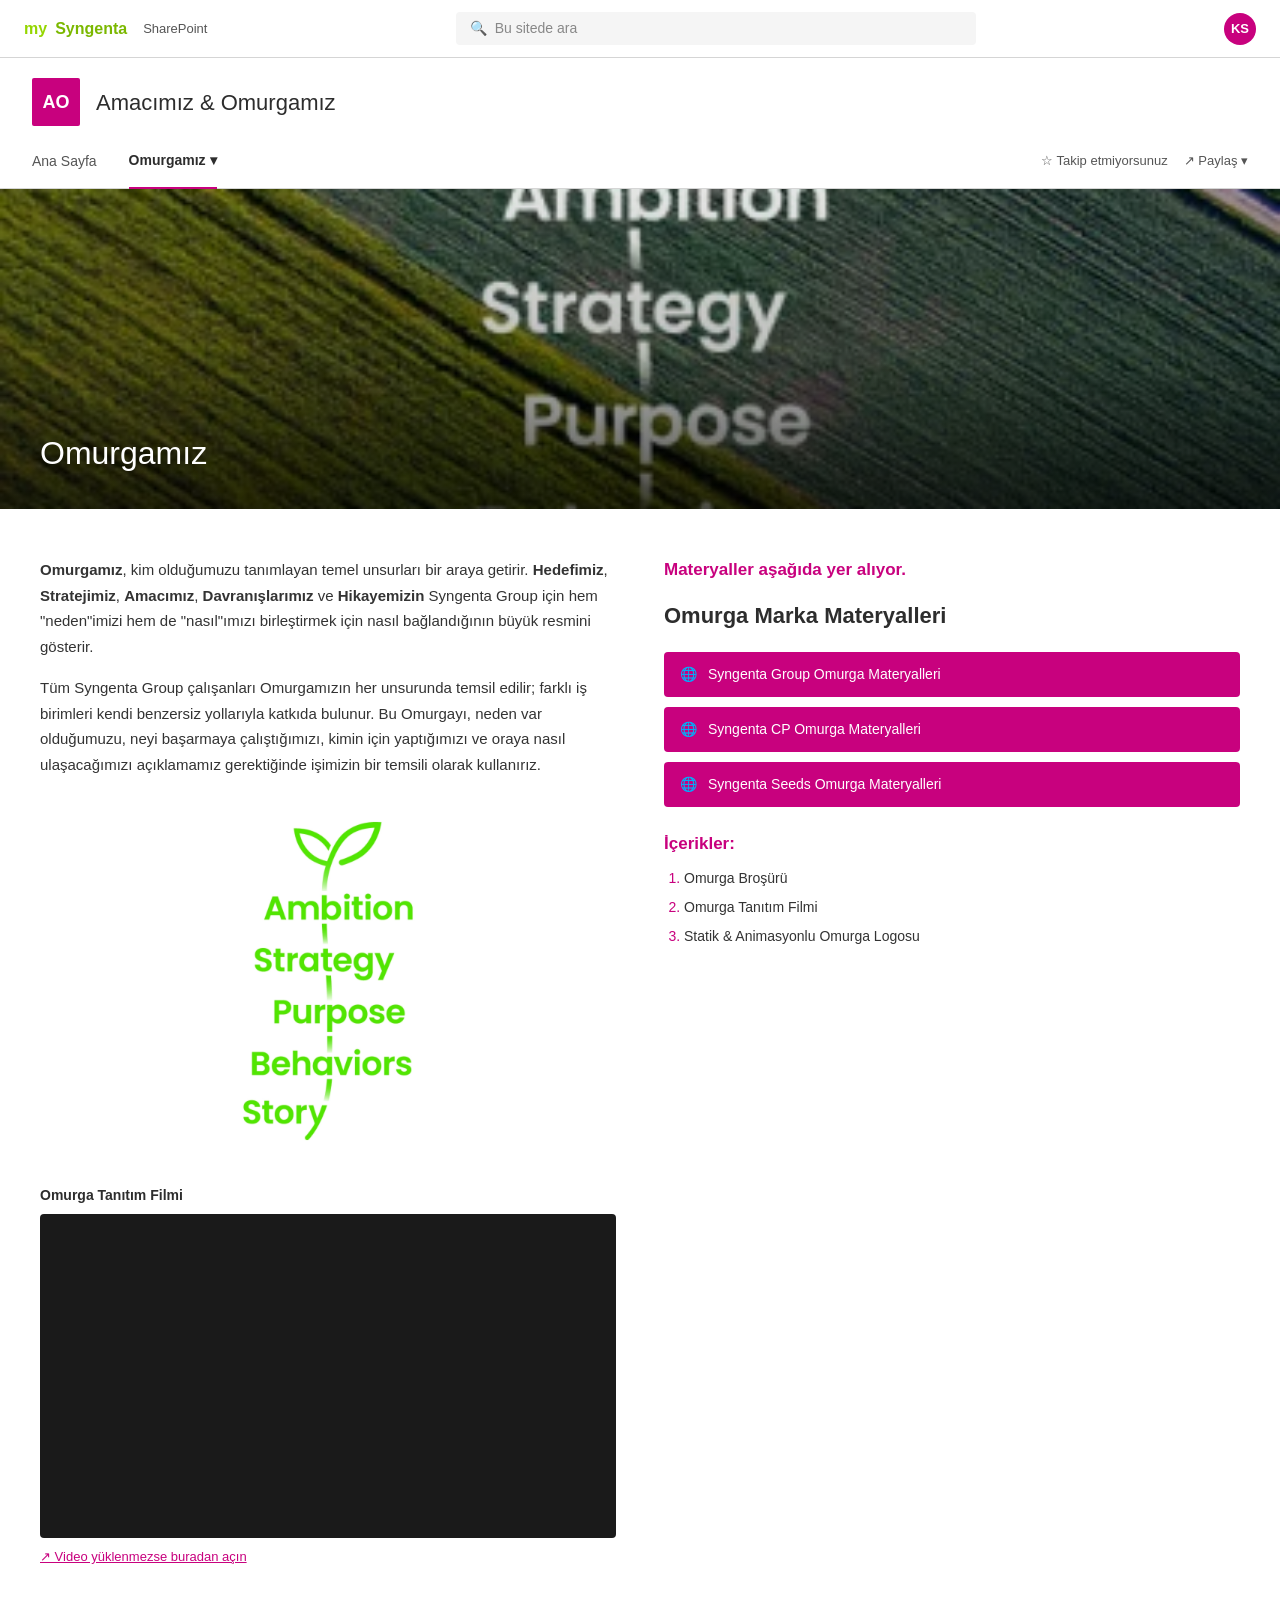
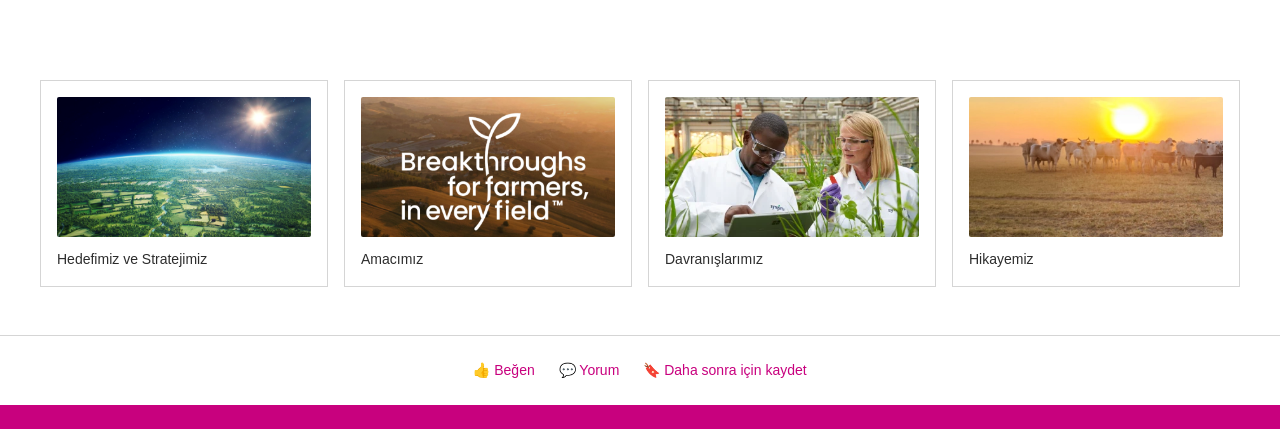
<file: omurgamiz.html>
<!DOCTYPE html>
<html lang="tr">
<head>
  <meta charset="UTF-8">
  <meta name="viewport" content="width=device-width, initial-scale=1.0">
  <title>Omurgamız - Syngenta Türkiye</title>
  <link rel="stylesheet" href="styles.css">
</head>
<body>

<header class="site-header">
  <div class="brand">
    <span class="my">my</span><span class="name">Syngenta</span>
    <span class="sharepoint">SharePoint</span>
  </div>
  <div class="search-bar"><span>🔍</span><span>Bu sitede ara</span></div>
  <div class="user-avatar">KS</div>
</header>

<div class="page-title-block">
  <div class="page-icon">AO</div>
  <h1>Amacımız &amp; Omurgamız</h1>
</div>

<nav class="tab-nav">
  <a href="index.html">Ana Sayfa</a>
  <div class="tab-dropdown">
    <a href="omurgamiz.html" class="active">Omurgamız ▾</a>
    <div class="tab-dropdown-menu">
      <a href="omurgamiz.html" class="current">Omurgamız</a>
      <a href="amacimiz.html">Amacımız</a>
      <a href="hedefimiz-ve-stratejimiz.html">Hedefimiz ve Stratejimiz</a>
      <a href="davranislarimiz.html">Davranışlarımız</a>
      <a href="hikayemiz.html">Hikayemiz</a>
    </div>
  </div>
  <div class="nav-right">
    <span>☆ Takip etmiyorsunuz</span>
    <span>↗ Paylaş ▾</span>
  </div>
</nav>

<section class="hero hero-backbone">
  <h2>Omurgamız</h2>
</section>

<section class="content-wrap">
  <div class="two-col">

    <div class="col">
      <p><strong>Omurgamız</strong>, kim olduğumuzu tanımlayan temel unsurları bir araya getirir.
      <strong>Hedefimiz</strong>, <strong>Stratejimiz</strong>, <strong>Amacımız</strong>,
      <strong>Davranışlarımız</strong> ve <strong>Hikayemizin</strong> Syngenta Group için hem
      "neden"imizi hem de "nasıl"ımızı birleştirmek için nasıl bağlandığının büyük resmini gösterir.</p>

      <p style="margin-top: 16px;">Tüm Syngenta Group çalışanları Omurgamızın her unsurunda temsil edilir; farklı iş birimleri
      kendi benzersiz yollarıyla katkıda bulunur. Bu Omurgayı, neden var olduğumuzu, neyi başarmaya
      çalıştığımızı, kimin için yaptığımızı ve oraya nasıl ulaşacağımızı açıklamamız gerektiğinde
      işimizin bir temsili olarak kullanırız.</p>

      <!-- Omurga ikon görseli -->
      <img src="assets/images/home/backbone-card.webp"
           alt="Omurgamız: Hedef, Strateji, Amaç, Davranışlar, Hikaye"
           class="omurga-visual">


      <div style="margin-top: 16px;">
        <div class="video-label">Omurga Tanıtım Filmi</div>
        <div style="position: relative; padding-bottom: 56.25%; height: 0; overflow: hidden; border-radius: 4px; background: #1a1a1a;">
          <iframe
            src="https://videos.syngenta.com/media/t/1_greq0ukf"
            style="position: absolute; top: 0; left: 0; width: 100%; height: 100%; border: 0;"
            allowfullscreen
            allow="autoplay *; fullscreen *; encrypted-media *">
          </iframe>
        </div>
        <p style="margin-top: 8px; font-size: 13px;">
          <a href="https://videos.syngenta.com/media/t/1_greq0ukf"
             target="_blank" rel="noopener"
             style="color: var(--magenta); text-decoration: underline;">
            ↗ Video yüklenmezse buradan açın
          </a>
        </p>
      </div>
    </div>

    <div class="col">
      <h3>Materyaller aşağıda yer alıyor.</h3>
      <h4>Omurga Marka Materyalleri</h4>

      <a href="https://trinity.syngentagroup.com/guidelines/guide/e041549a-b820-4ef0-94b9-af2905973d4c/page/cb6f0d63-16ba-47b2-8809-ef433d10b498"
         target="_blank" rel="noopener" class="asset-btn">Syngenta Group Omurga Materyalleri</a>

      <a href="https://trinity.syngenta.com/guidelines/guide/53096b6d-0f14-4bd2-b9d6-68f6e8f14c3e/page/e81e9e74-e872-4353-9524-2dae0ec25ce8"
         target="_blank" rel="noopener" class="asset-btn">Syngenta CP Omurga Materyalleri</a>

      <a href="https://trinityseeds.syngenta.com/guidelines/guide/e2e330b8-cea6-4d01-950b-da6f9c021927/page/38f8d616-4af9-42eb-93e1-71c392471b57"
         target="_blank" rel="noopener" class="asset-btn">Syngenta Seeds Omurga Materyalleri</a>

      <div class="asset-list">
        <h3>İçerikler:</h3>
        <ol style="padding-left: 20px; color: var(--magenta);">
          <li><span>Omurga Broşürü</span></li>
          <li><span>Omurga Tanıtım Filmi</span></li>
          <li><span>Statik &amp; Animasyonlu Omurga Logosu</span></li>
        </ol>
      </div>
    </div>

  </div>
</section>

<!-- ============ BOTTOM CARDS ============ -->
<div class="bottom-cards">
  <a href="hedefimiz-ve-stratejimiz.html" class="bottom-card">
    <div class="bottom-card-img bc-img-ambition"></div>
    <div class="bottom-card-title">Hedefimiz ve Stratejimiz</div>
  </a>
  <a href="amacimiz.html" class="bottom-card">
    <div class="bottom-card-img bc-img-purpose"></div>
    <div class="bottom-card-title">Amacımız</div>
  </a>
  <a href="davranislarimiz.html" class="bottom-card">
    <div class="bottom-card-img bc-img-behaviors"></div>
    <div class="bottom-card-title">Davranışlarımız</div>
  </a>
  <a href="hikayemiz.html" class="bottom-card">
    <div class="bottom-card-img bc-img-story"></div>
    <div class="bottom-card-title">Hikayemiz</div>
  </a>
</div>

<div class="footer-actions">
  <span>👍 Beğen</span>
  <span>💬 Yorum</span>
  <span>🔖 Daha sonra için kaydet</span>
</div>

<div class="footer-bar"></div>

</body>
</html>
</file>
<file: styles.css>
/* ============================================
   Syngenta - Amaç & Omurga (Türkçe)
   GitHub Pages deployment için statik site
   ============================================ */

:root {
  --magenta: #C8017E;
  --magenta-light: #E91587;
  --magenta-deep: #A8016B;
  --green: #95D600;
  --green-dark: #7BB800;
  --dark: #1A1A1A;
  --gray-900: #2D2D2D;
  --gray-700: #555;
  --gray-500: #888;
  --gray-300: #D5D5D5;
  --gray-100: #F5F5F5;
  --white: #FFFFFF;
  --text: #333;
  --max-width: 1280px;
}

* { box-sizing: border-box; margin: 0; padding: 0; }

html { scroll-behavior: smooth; }

body {
  font-family: "Segoe UI", -apple-system, BlinkMacSystemFont, "Helvetica Neue", Arial, sans-serif;
  color: var(--text);
  background: var(--white);
  line-height: 1.5;
  font-size: 16px;
}

a { color: inherit; text-decoration: none; }

img { max-width: 100%; display: block; }

/* ============ HEADER ============ */
.site-header {
  background: var(--white);
  border-bottom: 1px solid var(--gray-300);
  padding: 12px 24px;
  display: flex;
  align-items: center;
  gap: 24px;
  position: sticky;
  top: 0;
  z-index: 100;
}

.brand {
  display: flex;
  align-items: center;
  gap: 8px;
  font-weight: 600;
}

.brand .my { color: var(--green); }
.brand .name { color: var(--green-dark); font-weight: 700; }
.brand .sharepoint {
  color: var(--gray-700);
  font-size: 13px;
  font-weight: 400;
  margin-left: 8px;
}

.search-bar {
  flex: 1;
  max-width: 520px;
  margin: 0 auto;
  background: var(--gray-100);
  padding: 6px 14px;
  border-radius: 4px;
  display: flex;
  align-items: center;
  gap: 8px;
  color: var(--gray-500);
  font-size: 14px;
}

.user-avatar {
  width: 32px;
  height: 32px;
  border-radius: 50%;
  background: var(--magenta);
  color: var(--white);
  display: flex;
  align-items: center;
  justify-content: center;
  font-weight: 600;
  font-size: 13px;
}

/* ============ PAGE HEADER (title block) ============ */
.page-title-block {
  display: flex;
  align-items: center;
  gap: 16px;
  padding: 20px 32px 8px;
  max-width: var(--max-width);
  margin: 0 auto;
}

.page-icon {
  width: 48px;
  height: 48px;
  background: var(--magenta);
  color: var(--white);
  display: flex;
  align-items: center;
  justify-content: center;
  font-weight: 700;
  font-size: 18px;
  border-radius: 2px;
}

.page-title-block h1 {
  font-size: 22px;
  font-weight: 400;
  color: var(--gray-900);
}

/* ============ TAB NAV ============ */
.tab-nav {
  display: flex;
  gap: 32px;
  padding: 0 32px;
  border-bottom: 1px solid var(--gray-300);
  max-width: var(--max-width);
  margin: 0 auto;
  align-items: center;
  position: relative;
}

.tab-nav a {
  padding: 16px 0;
  font-size: 14px;
  color: var(--gray-700);
  position: relative;
  font-weight: 400;
  transition: color 0.2s;
}

.tab-nav a:hover { color: var(--magenta); }

.tab-nav a.active {
  color: var(--gray-900);
  font-weight: 600;
  border-bottom: 2px solid var(--magenta);
  margin-bottom: -1px;
}

/* Henüz oluşturulmamış sayfalar için disabled state */
.tab-nav a.tab-soon {
  color: var(--gray-500);
  cursor: not-allowed;
  opacity: 0.6;
}
.tab-nav a.tab-soon:hover {
  color: var(--gray-500);
}
.tab-nav a.tab-soon::after {
  content: " ⚪";
  font-size: 9px;
  opacity: 0.5;
}

/* Dropdown tab menü (Omurgamız altında alt sayfalar) */
.tab-dropdown {
  position: relative;
  display: inline-block;
}
.tab-dropdown > a {
  padding: 16px 0;
  display: inline-block;
}
.tab-dropdown-menu {
  display: none;
  position: absolute;
  top: 100%;
  left: -16px;
  background: var(--white);
  border: 1px solid var(--gray-300);
  box-shadow: 0 4px 12px rgba(0,0,0,0.12);
  min-width: 240px;
  z-index: 50;
  padding: 4px 0;
}
.tab-dropdown:hover .tab-dropdown-menu,
.tab-dropdown:focus-within .tab-dropdown-menu {
  display: block;
}
.tab-dropdown-menu a {
  display: block;
  padding: 10px 18px;
  font-size: 14px;
  color: var(--gray-700);
  border: none;
  margin: 0;
  font-weight: 400;
}
.tab-dropdown-menu a:hover {
  background: var(--gray-100);
  color: var(--magenta);
}
.tab-dropdown-menu a.current {
  color: var(--magenta);
  font-weight: 600;
}

.tab-nav .nav-right {
  margin-left: auto;
  display: flex;
  gap: 16px;
  font-size: 13px;
  color: var(--gray-700);
}

/* ============ HERO BANNER ============ */
.hero {
  position: relative;
  width: 100%;
  height: 320px;
  display: flex;
  align-items: flex-end;
  padding: 32px 40px;
  color: var(--white);
  overflow: hidden;
}

.hero h2 {
  font-size: 32px;
  font-weight: 400;
  position: relative;
  z-index: 2;
  text-shadow: 0 2px 8px rgba(0,0,0,0.4);
}

.hero::after {
  content: "";
  position: absolute;
  inset: 0;
  background: linear-gradient(180deg, rgba(0,0,0,0.1) 0%, rgba(0,0,0,0.4) 100%);
  z-index: 1;
}

/* Page-specific hero backgrounds
   Görsel dosyası varsa onu kullanır, yoksa gradient fallback gösterir.
   Kendi görsellerini eklemek için: assets/images/hero/ altına ilgili dosyayı koy. */

.hero-purpose {
  background-image:
    linear-gradient(180deg, transparent 50%, rgba(0,0,0,0.5) 100%),
    url('assets/images/hero/purpose-tagline.webp');
  background-size: cover, cover;
  background-position: center;
  background-color: #5a8a4a;
}
.hero-backbone {
  background-image:
    linear-gradient(180deg, transparent 50%, rgba(0,0,0,0.5) 100%),
    url('assets/images/hero/backbone-pillars.webp');
  background-size: cover, cover;
  background-position: center;
  background-color: #5a7a30;
}
.hero-ambition {
  background-image:
    linear-gradient(180deg, transparent 40%, rgba(0,0,0,0.55) 100%),
    url('assets/images/hero/ambition-hero-cosmic.webp');
  background-size: cover, cover;
  background-position: center;
  background-color: #0a1830;
}
.hero-behaviors {
  background-image:
    linear-gradient(135deg, rgba(150, 130, 70, 0.4), rgba(80, 60, 30, 0.6)),
    url('assets/images/hero/behaviors-hero.webp'),
    radial-gradient(circle at 40% 50%, #c5a55a, #6a4c20);
  background-size: cover, cover, cover;
  background-position: center;
}
.hero-story {
  background-image:
    linear-gradient(135deg, rgba(140, 80, 30, 0.4), rgba(70, 40, 15, 0.6)),
    url('assets/images/hero/story-hero.webp'),
    radial-gradient(ellipse at 70% 30%, #ffaa44 0%, #4a2810 70%);
  background-size: cover, cover, cover;
  background-position: center;
}

/* ============ CONTENT SECTIONS ============ */
.content-wrap {
  max-width: var(--max-width);
  margin: 0 auto;
  padding: 48px 40px;
}

.two-col {
  display: grid;
  grid-template-columns: 1fr 1fr;
  gap: 48px;
}

.col p { margin-bottom: 16px; font-size: 15px; line-height: 1.7; }
.col p strong { font-weight: 600; }

.col h3 {
  color: var(--magenta);
  font-size: 17px;
  font-weight: 600;
  margin-bottom: 16px;
}

.col h4 {
  font-size: 22px;
  font-weight: 600;
  color: var(--gray-900);
  margin-bottom: 20px;
}

/* ============ BRAND ASSET BUTTONS ============ */
.asset-btn {
  display: block;
  background: var(--magenta);
  color: var(--white);
  padding: 12px 20px;
  border-radius: 4px;
  font-size: 14px;
  margin-bottom: 10px;
  transition: background 0.2s;
  position: relative;
  padding-left: 44px;
}

.asset-btn:hover { background: var(--magenta-deep); }

.asset-btn::before {
  content: "🌐";
  position: absolute;
  left: 16px;
  top: 50%;
  transform: translateY(-50%);
  font-size: 14px;
}

/* Bağlantı henüz eklenmemiş materyal butonları */
.asset-btn-soon {
  background: var(--gray-500);
  cursor: not-allowed;
  opacity: 0.65;
}
.asset-btn-soon:hover { background: var(--gray-500); }
.asset-btn-soon::after {
  content: " ⚪";
  font-size: 10px;
  margin-left: 8px;
  opacity: 0.7;
}

.asset-list { margin-top: 24px; }
.asset-list h3 { color: var(--magenta); margin-bottom: 12px; }
.asset-list ul { list-style: disc; padding-left: 20px; }
.asset-list li { color: var(--magenta); margin-bottom: 8px; font-size: 14px; }
.asset-list li span { color: var(--text); }

/* ============ TAGLINE WORDMARK ============ */
.tagline-wordmark {
  display: flex;
  flex-direction: column;
  align-items: center;
  padding: 24px;
  margin: 24px 0;
}

.tagline-wordmark svg {
  width: 280px;
  height: auto;
}

.tagline-text {
  color: var(--green);
  font-size: 36px;
  font-weight: 700;
  line-height: 1.05;
  text-align: center;
  letter-spacing: -0.5px;
}

.tagline-text .leaf {
  display: block;
  font-size: 48px;
  margin-bottom: 4px;
}

/* ============ VIDEO PLACEHOLDER ============ */
.video-placeholder {
  background: linear-gradient(135deg, #5a7a4a, #2a4a2a);
  height: 320px;
  display: flex;
  align-items: center;
  justify-content: center;
  border-radius: 4px;
  color: var(--white);
  position: relative;
  cursor: pointer;
  margin: 16px 0;
}

.video-placeholder::after {
  content: "▶";
  position: absolute;
  width: 60px;
  height: 60px;
  background: rgba(0,0,0,0.5);
  border-radius: 50%;
  display: flex;
  align-items: center;
  justify-content: center;
  font-size: 22px;
}

.video-placeholder::before {
  content: "Video yakında yüklenecektir";
  position: absolute;
  bottom: 14px;
  left: 50%;
  transform: translateX(-50%);
  color: rgba(255,255,255,0.85);
  font-size: 12px;
  letter-spacing: 0.3px;
  background: rgba(0,0,0,0.35);
  padding: 4px 10px;
  border-radius: 12px;
  z-index: 2;
}

.video-label {
  font-size: 14px;
  font-weight: 600;
  margin-bottom: 8px;
  color: var(--gray-900);
}

/* ============ BOTTOM NAV CARDS ============ */
.bottom-cards {
  display: grid;
  grid-template-columns: repeat(4, 1fr);
  gap: 16px;
  padding: 48px 40px;
  max-width: var(--max-width);
  margin: 0 auto;
}

.bottom-card {
  border: 1px solid var(--gray-300);
  padding: 16px;
  transition: box-shadow 0.2s, transform 0.2s;
  cursor: pointer;
}

.bottom-card:hover {
  box-shadow: 0 4px 12px rgba(0,0,0,0.1);
  transform: translateY(-2px);
}

.bottom-card-img {
  height: 140px;
  background: var(--gray-100);
  margin-bottom: 12px;
  border-radius: 2px;
  background-size: cover;
  background-position: center;
}

.bc-img-backbone {
  background-image: url('assets/images/home/backbone-card.webp');
  background-size: cover; background-position: center;
  background-color: #c4d670;
}
.bc-img-purpose {
  background-image: url('assets/images/home/purpose-main.webp');
  background-size: cover; background-position: center;
  background-color: #5a8a4a;
}
.bc-img-behaviors {
  background-image: url('assets/images/home/behaviors-card.webp');
  background-size: cover; background-position: center;
  background-color: #c5a55a;
}
.bc-img-ambition {
  background-image: url('assets/images/home/ambition-card.webp');
  background-size: cover; background-position: center;
  background-color: #fff;
}
.bc-img-story {
  background-image: url('assets/images/home/story-card.webp');
  background-size: cover; background-position: center;
  background-color: #ffaa44;
}

.bottom-card-title { font-size: 14px; color: var(--gray-900); }

/* ============ FOOTER ============ */
.footer-actions {
  display: flex;
  gap: 24px;
  justify-content: center;
  padding: 24px;
  border-top: 1px solid var(--gray-300);
  font-size: 14px;
  color: var(--magenta);
}

.footer-bar {
  background: var(--magenta);
  height: 24px;
}

/* ============ HOMEPAGE GRID ============ */
.home-grid {
  display: grid;
  grid-template-columns: 2fr 1fr 1fr;
  grid-template-rows: 1fr 1fr;
  gap: 4px;
  height: calc(100vh - 130px);
  min-height: 600px;
  max-height: 800px;
  padding: 0;
}

.home-card {
  position: relative;
  overflow: hidden;
  cursor: pointer;
  display: flex;
  align-items: flex-end;
  padding: 28px;
  color: var(--white);
  transition: transform 0.3s;
}

.home-card:hover { transform: scale(1.005); }

.home-card.tall {
  grid-row: span 2;
  align-items: center;
  justify-content: center;
}

.home-card::after {
  content: "";
  position: absolute;
  inset: 0;
  background: linear-gradient(180deg, transparent 50%, rgba(0,0,0,0.5) 100%);
  z-index: 1;
}

.home-card .label {
  position: relative;
  z-index: 2;
  font-size: 22px;
  font-weight: 400;
  text-shadow: 0 2px 8px rgba(0,0,0,0.4);
}

.home-card.tall .label {
  display: none; /* Tagline kullanılıyor */
}

.home-card.purpose-main {
  background-image:
    linear-gradient(135deg, rgba(60, 30, 10, 0.4), rgba(80, 40, 15, 0.5)),
    url('assets/images/home/purpose-main.webp'),
    radial-gradient(ellipse at center, #c87a3a 0%, #4a2810 80%);
  background-size: cover, cover, cover;
  background-position: center;
}

.home-card.backbone {
  background-image:
    linear-gradient(135deg, rgba(120, 140, 60, 0.5), rgba(80, 100, 40, 0.6)),
    url('assets/images/home/backbone-card.webp'),
    radial-gradient(circle at 30% 50%, #95B048, #5a7a30);
  background-size: cover, cover, cover;
  background-position: center;
}

.home-card.ambition {
  background-image:
    linear-gradient(180deg, transparent 55%, rgba(0,0,0,0.5) 100%),
    url('assets/images/home/ambition-card.webp');
  background-size: cover, cover;
  background-position: center;
  background-color: #fff;
}

.home-card.behaviors {
  background-image:
    linear-gradient(135deg, rgba(150, 200, 120, 0.3), rgba(80, 130, 60, 0.6)),
    url('assets/images/home/behaviors-card.webp'),
    radial-gradient(circle at 50% 60%, #b5d090, #4a7030);
  background-size: cover, cover, cover;
  background-position: center;
}

.home-card.story {
  background-image:
    linear-gradient(135deg, rgba(180, 100, 30, 0.4), rgba(80, 40, 15, 0.6)),
    url('assets/images/home/story-card.webp'),
    radial-gradient(circle at 70% 40%, #ffaa44 0%, #4a2810 70%);
  background-size: cover, cover, cover;
  background-position: center;
}

/* Tagline overlay - büyük solda */
.tagline-overlay {
  position: relative;
  z-index: 2;
  text-align: center;
  color: rgba(255, 255, 255, 0.95);
}

.tagline-overlay .leaf-icon {
  font-size: 80px;
  display: block;
  margin-bottom: 8px;
  font-weight: 100;
}

.tagline-overlay .tagline-main {
  font-size: clamp(38px, 4.5vw, 64px);
  font-weight: 700;
  line-height: 1.05;
  letter-spacing: -1px;
  text-shadow: 0 2px 16px rgba(0,0,0,0.4);
}

.tagline-overlay .tagline-tm {
  font-size: 0.5em;
  vertical-align: super;
  font-weight: 400;
}

/* ============ AMBITION CARDS ============ */
.ambition-cards {
  display: grid;
  grid-template-columns: repeat(3, 1fr);
  gap: 24px;
  margin-top: 32px;
}

.ambition-card-block {
  display: flex;
  flex-direction: column;
}

.ambition-card {
  background: linear-gradient(135deg, var(--magenta-deep), var(--magenta));
  color: var(--white);
  padding: 32px 24px;
  min-height: 240px;
  display: flex;
  align-items: flex-end;
  border-radius: 2px;
  margin-bottom: 16px;
}

.ambition-card h4 {
  color: var(--white);
  font-size: 22px;
  font-weight: 600;
  line-height: 1.2;
}

.ambition-card-block p {
  font-size: 14px;
  line-height: 1.6;
  padding: 0 4px;
}

.ambition-card-block p strong { font-weight: 600; }

/* ============ BEHAVIORS GRID ============ */
.behaviors-section {
  background:
    linear-gradient(135deg, rgba(20, 50, 30, 0.85), rgba(15, 40, 35, 0.95)),
    radial-gradient(circle at 30% 30%, #2a5a3a, #0a1f15);
  padding: 64px 40px;
  color: var(--white);
}

.behaviors-grid {
  max-width: var(--max-width);
  margin: 0 auto;
  display: grid;
  grid-template-columns: repeat(2, 1fr);
  gap: 56px 40px;
}

.behavior-item h3 {
  font-size: 28px;
  font-weight: 600;
  margin-bottom: 12px;
}

.behavior-item.collaborative h3 { color: #FF9999; }
.behavior-item.curious h3 { color: #5FD9E0; }
.behavior-item.courageous h3 { color: #FFB347; }
.behavior-item.accountable h3 { color: var(--green); }

.behavior-item p {
  font-size: 15px;
  line-height: 1.6;
  margin-bottom: 16px;
  color: rgba(255, 255, 255, 0.9);
}

.behavior-img {
  width: 200px;
  height: 140px;
  background: rgba(255,255,255,0.1);
  border-radius: 2px;
  background-size: cover;
  background-position: center;
}

.behavior-item.collaborative .behavior-img {
  background-image:
    linear-gradient(135deg, rgba(255,153,153,0.2), rgba(255,153,153,0.1)),
    url('assets/images/behaviors/collaborative.webp');
  background-size: cover;
  background-position: center;
}
.behavior-item.curious .behavior-img {
  background-image:
    linear-gradient(135deg, rgba(95,217,224,0.2), rgba(95,217,224,0.1)),
    url('assets/images/behaviors/curious.webp');
  background-size: cover;
  background-position: center;
}
.behavior-item.courageous .behavior-img {
  background-image:
    linear-gradient(135deg, rgba(255,179,71,0.2), rgba(255,179,71,0.1)),
    url('assets/images/behaviors/courageous.webp');
  background-size: cover;
  background-position: center;
}
.behavior-item.accountable .behavior-img {
  background-image:
    linear-gradient(135deg, rgba(149,214,0,0.2), rgba(149,214,0,0.1)),
    url('assets/images/behaviors/accountable.webp');
  background-size: cover;
  background-position: center;
}

/* ============ STORY PAGE ============ */
.sustainability-section {
  background:
    linear-gradient(135deg, rgba(30, 30, 30, 0.7), rgba(20, 20, 20, 0.85)),
    radial-gradient(ellipse at 50% 50%, #6a7a3a, #1a1a10);
  color: var(--white);
  padding: 64px 40px;
}

.sustainability-wrap {
  max-width: var(--max-width);
  margin: 0 auto;
  display: grid;
  grid-template-columns: 1fr 1fr;
  gap: 48px;
  align-items: center;
}

.sustainability-text p { color: rgba(255, 255, 255, 0.95); margin-bottom: 16px; font-size: 15px; line-height: 1.7; }

.tagline-yields {
  font-size: 36px;
  font-weight: 700;
  text-align: center;
  margin: 24px 0;
}
.tagline-yields .yields { color: var(--green); }
.tagline-yields .impact { color: var(--magenta-light); }

.pyramid-card {
  background: rgba(255,255,255,0.08);
  padding: 16px;
  border-radius: 2px;
  margin-top: 16px;
}

.pyramid-img {
  height: 200px;
  background: linear-gradient(180deg, transparent, rgba(149, 214, 0, 0.2)), 
              linear-gradient(135deg, #2a4a2a, #1a3a1a);
  display: flex;
  align-items: center;
  justify-content: center;
  color: var(--white);
  font-size: 14px;
  border-radius: 2px;
}

.three-pillars {
  background: var(--magenta);
  color: var(--white);
  padding: 48px 40px;
}

.pillars-grid {
  max-width: var(--max-width);
  margin: 0 auto;
  display: grid;
  grid-template-columns: repeat(3, 1fr);
  gap: 32px;
}

.pillar-img {
  height: 140px;
  background: rgba(255,255,255,0.15);
  border-radius: 2px;
  background-size: cover;
  background-position: center;
}
.pillar-img-1 { background-image: url('assets/images/pillars/pillar-scientists.webp'); }
.pillar-img-2 { background-image: url('assets/images/pillars/pillar-agronomists.webp'); }
.pillar-img-3 { background-image: url('assets/images/pillars/pillar-breeders.webp'); }
  margin-bottom: 16px;
}

.pillar p {
  font-size: 14px;
  line-height: 1.6;
}
.pillar p strong { font-weight: 700; }

/* ============ STORY ACCORDION ============ */
.stories-section {
  padding: 48px 40px;
  max-width: var(--max-width);
  margin: 0 auto;
}

.stories-intro {
  font-size: 16px;
  margin-bottom: 8px;
}

.stories-intro p { margin-bottom: 12px; }
.stories-intro strong { font-weight: 600; }

.story-item {
  border-bottom: 1px solid var(--gray-300);
  padding: 24px 0;
}

.story-header {
  display: flex;
  align-items: center;
  gap: 16px;
  cursor: pointer;
  user-select: none;
}

.story-toggle {
  color: var(--magenta);
  font-size: 18px;
  transition: transform 0.2s;
  width: 24px;
  text-align: center;
}

.story-header h3 {
  font-size: 18px;
  font-weight: 600;
  color: var(--gray-900);
}

.story-content {
  padding-top: 16px;
  padding-left: 40px;
  display: grid;
  grid-template-columns: 1fr 1fr;
  gap: 32px;
}

.story-content p { font-size: 14px; line-height: 1.6; margin-bottom: 16px; color: var(--gray-700); }

.read-more-btn {
  display: inline-block;
  background: var(--magenta);
  color: var(--white);
  padding: 8px 16px;
  font-size: 13px;
  border-radius: 2px;
  transition: background 0.2s;
}
.read-more-btn:hover { background: var(--magenta-deep); }

.story-img {
  height: 200px;
  background: linear-gradient(135deg, #c5a55a, #6a4c20);
  border-radius: 2px;
  background-size: cover;
  background-position: center;
}

.story-img-1 { background-image: url('assets/images/stories/story-1.webp'), linear-gradient(135deg, #5a8a4a, #1a3d28); background-size: cover; background-position: center; }
.story-img-2 { background-image: url('assets/images/stories/story-2.webp'), linear-gradient(135deg, #95B048, #5a7a30); background-size: cover; background-position: center; }
.story-img-3 { background-image: url('assets/images/stories/story-3.webp'), linear-gradient(135deg, #c87a3a, #6a3010); background-size: cover; background-position: center; }
.story-img-4 { background-image: url('assets/images/stories/story-4.webp'), linear-gradient(135deg, #ffaa44, #6a4c20); background-size: cover; background-position: center; }
.story-img-5 { background-image: url('assets/images/stories/story-5.webp'), linear-gradient(135deg, #b5d090, #4a7030); background-size: cover; background-position: center; }
.story-img-6 { background-image: url('assets/images/stories/story-6.webp'), linear-gradient(135deg, #c4d670, #5a7a30); background-size: cover; background-position: center; }
.story-img-7 { background-image: url('assets/images/stories/story-7.webp'), linear-gradient(135deg, #4a7ab8, #0a1830); background-size: cover; background-position: center; }
.story-img-8 { background-image: url('assets/images/stories/story-8.webp'), linear-gradient(135deg, #95D600, #5a8a30); background-size: cover; background-position: center; }

/* ============ RESPONSIVE ============ */
@media (max-width: 980px) {
  .two-col, .behaviors-grid, .sustainability-wrap, .pillars-grid, .ambition-cards, .home-grid {
    grid-template-columns: 1fr;
  }
  .home-grid {
    height: auto;
    grid-template-rows: 400px repeat(4, 200px);
  }
  .home-card.tall { grid-row: span 1; }
  .bottom-cards { grid-template-columns: repeat(2, 1fr); }
  .tab-nav { gap: 16px; padding: 0 16px; overflow-x: auto; }
  .content-wrap, .stories-section { padding: 32px 20px; }
  .behaviors-section, .sustainability-section, .three-pillars { padding: 48px 20px; }
  .story-content { grid-template-columns: 1fr; padding-left: 0; }
  .ambition-card { min-height: 160px; }
}

@media (max-width: 600px) {
  .bottom-cards { grid-template-columns: 1fr; }
  .hero h2 { font-size: 24px; }
  .tagline-overlay .tagline-main { font-size: 36px; }
  .search-bar { display: none; }
}

/* ============ UTILITY ============ */
.lang-switch {
  display: inline-block;
  margin-left: 16px;
  padding: 4px 10px;
  background: var(--gray-100);
  border: 1px solid var(--gray-300);
  font-size: 12px;
  border-radius: 12px;
  color: var(--gray-700);
}

.note-tagline-final {
  /* Tagline finalist swap işareti - production öncesi yorum satırı haline getirilebilir */
}

/* ============================================================
   v12 OVERRIDES — clean rendering for white-background images
   Image 4 (Ambition/Strategy/Purpose/Behaviors/Story) on Omurgamız
   Image 6 (Breakthroughs green wordmark) on Amacımız hero
   ============================================================ */

/* ---- Amacımız hero (image 6: green logo on white) ---- */
.hero-purpose {
  background-image: url('assets/images/hero/purpose-tagline.webp');
  background-size: contain;
  background-repeat: no-repeat;
  background-position: center;
  background-color: #ffffff;
}
.hero-purpose::after { display: none; }
.hero-purpose h2 {
  color: var(--magenta);
  text-shadow: none;
  background: rgba(255,255,255,0.85);
  padding: 6px 14px;
  border-radius: 2px;
  align-self: flex-end;
  font-weight: 600;
}

/* ---- Omurgamız home card (image 4: green text on white) ---- */
.home-card.backbone {
  background-image: url('assets/images/home/backbone-card.webp');
  background-size: contain;
  background-repeat: no-repeat;
  background-position: center;
  background-color: #ffffff;
}
.home-card.backbone::after {
  background: linear-gradient(180deg, transparent 60%, rgba(0,0,0,0.55) 100%);
}

/* ---- Omurgamız bottom thumbnail (image 4) ---- */
.bc-img-backbone {
  background-image: url('assets/images/home/backbone-card.webp');
  background-size: contain;
  background-repeat: no-repeat;
  background-position: center;
  background-color: #ffffff;
}

/* ---- Amacımız home card (image 3 already has tagline) ----
   Image 3 contains the "Breakthroughs for farmers" tagline baked-in,
   so we hide the HTML tagline overlay to avoid duplication.            */
.home-card.purpose-main .tagline-overlay {
  background: linear-gradient(180deg, transparent 70%, rgba(0,0,0,0.7) 100%);
  width: 100%;
  height: 100%;
  display: flex;
  flex-direction: column;
  justify-content: flex-end;
  padding: 24px;
  box-sizing: border-box;
}
.home-card.purpose-main .tagline-main,
.home-card.purpose-main .leaf-icon { display: none; }
.home-card.purpose-main .tagline-overlay > div {
  font-size: 22px !important;
  margin-top: 0 !important;
  opacity: 1 !important;
}

/* ---- Inline omurgamız visual on omurgamiz.html ---- */
.omurga-visual {
  display: block;
  max-width: 360px;
  width: 100%;
  height: auto;
  margin: 24px auto;
}
</file>
